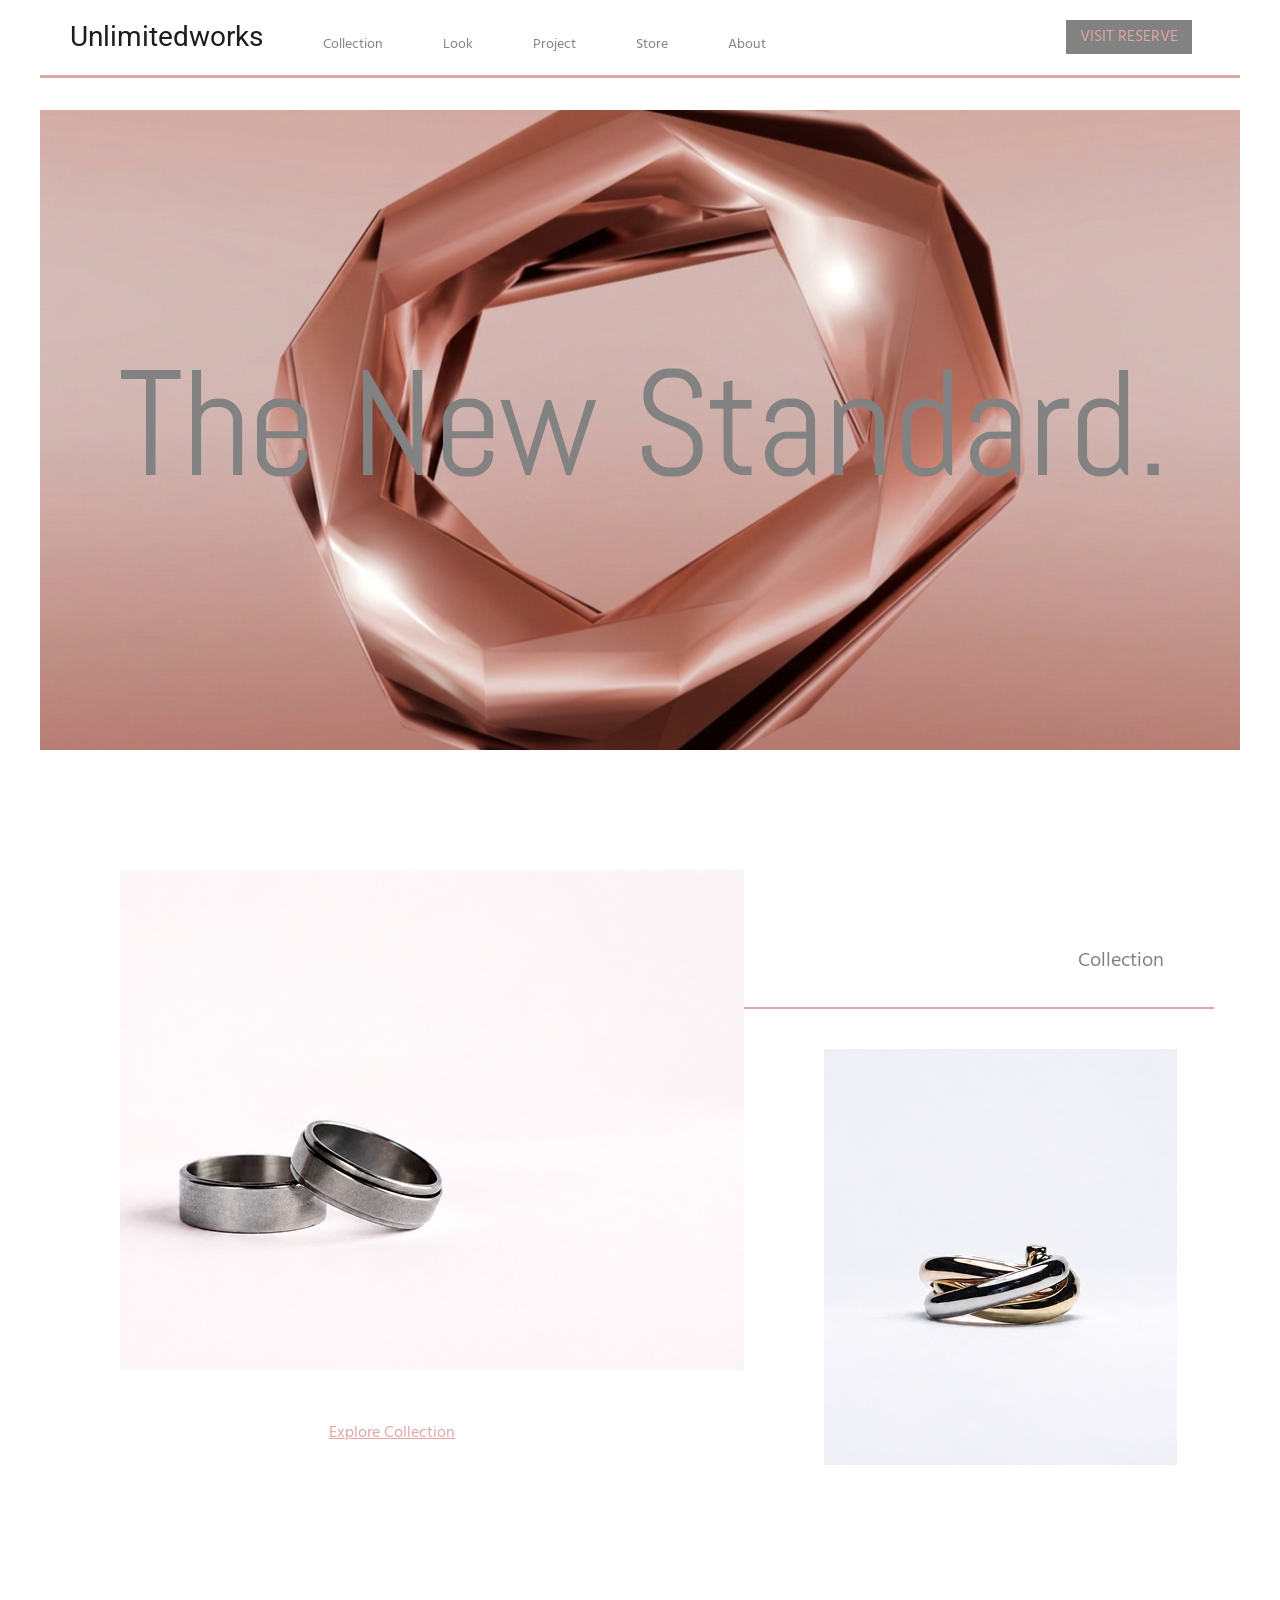
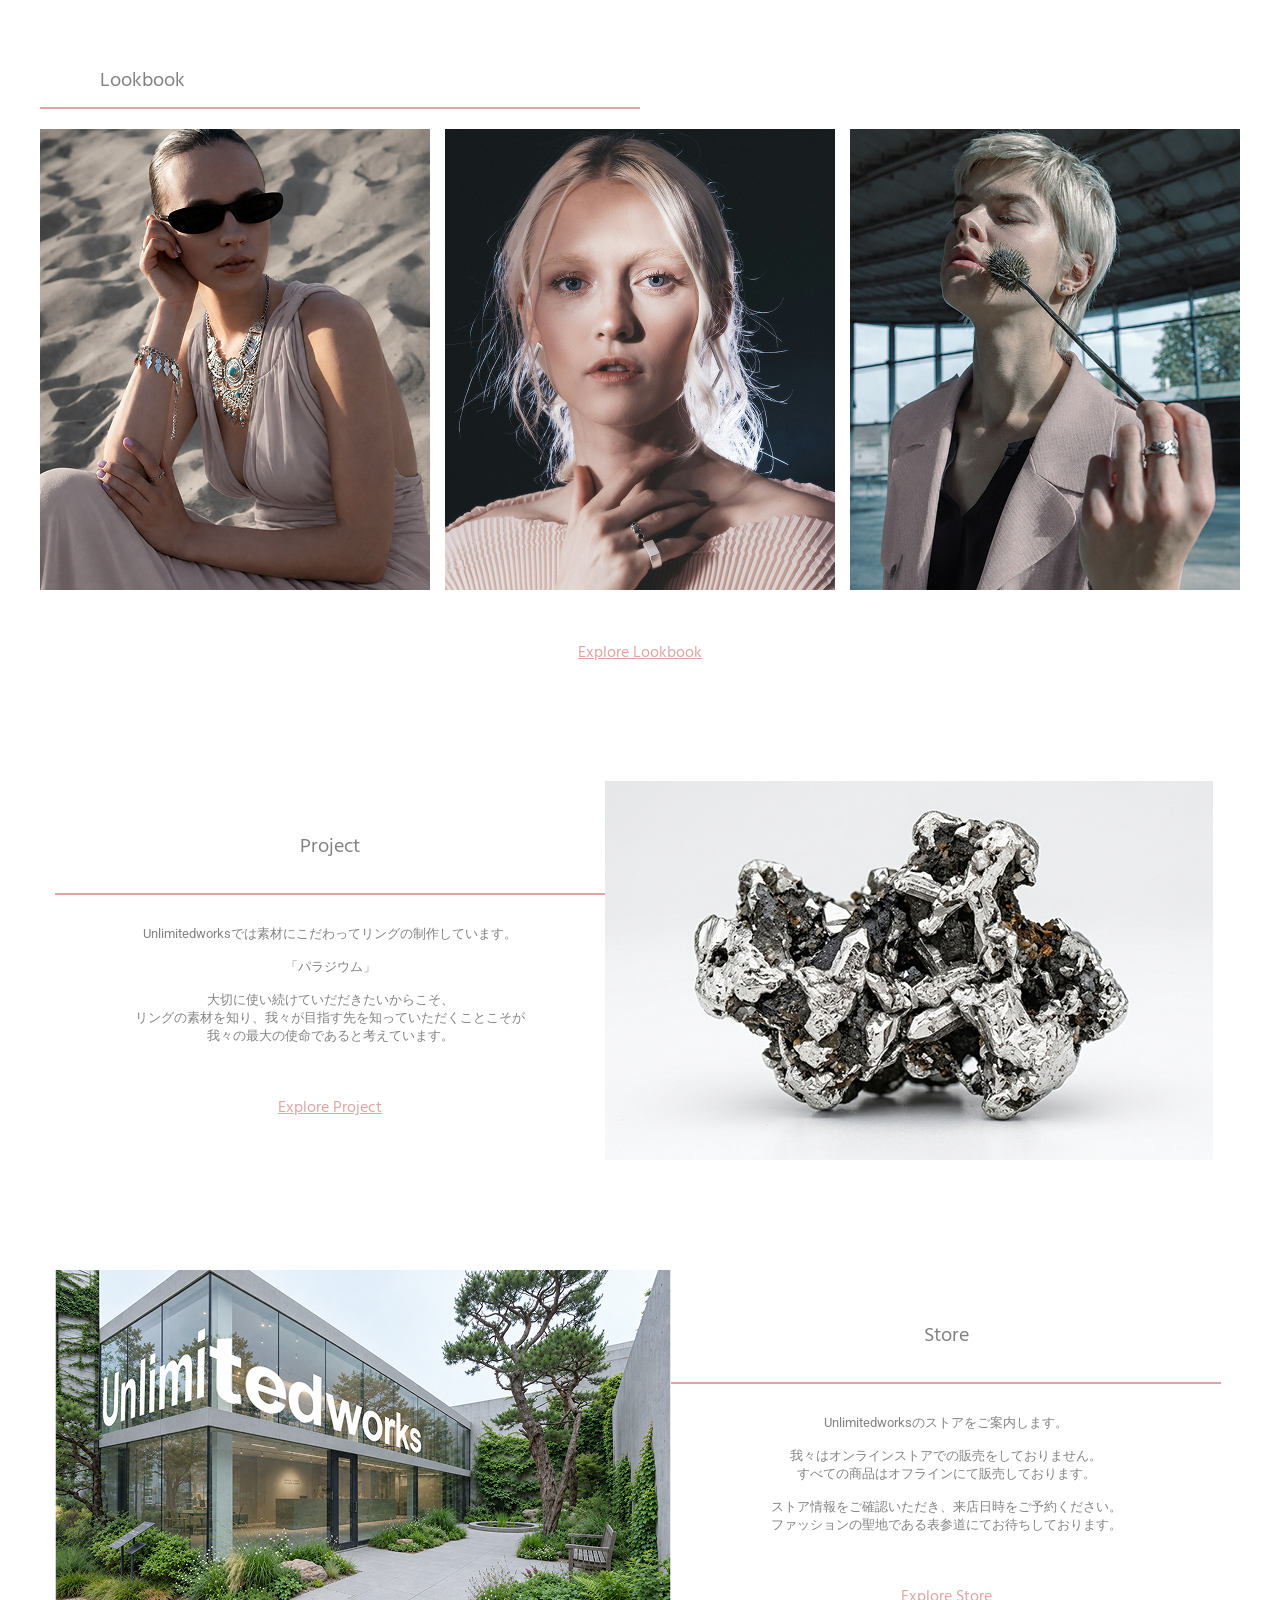
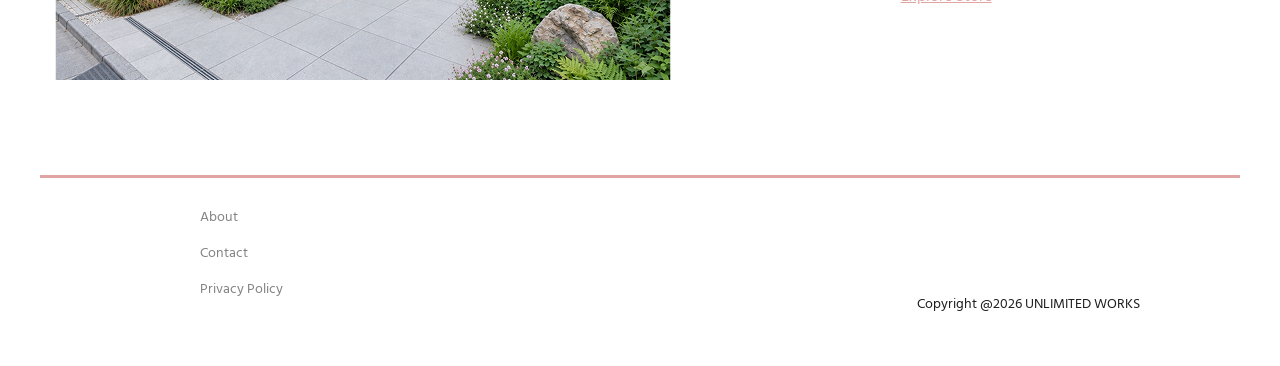
<file: index.html>
<!DOCTYPE HTML>
<html lang="ja">

<head>
<meta charset="utf-8">
<title>タイトル</title>

<link href="css/reset.css" rel="stylesheet">
<link href="css/style.css" rel="stylesheet">

<link rel="preconnect" href="https://fonts.googleapis.com">
<link rel="preconnect" href="https://fonts.gstatic.com" crossorigin>
<link href="https://fonts.googleapis.com/css2?family=Hind:wght@300;400;500;600;700&family=Roboto:ital,wght@0,100..900;1,100..900&display=swap" rel="stylesheet">

</head>

<body>
    <div class="base">
        <!--ヘッダー-->
        <header class="header">
            <!--NW-->
            <div class="nav">
                <ui class="nav_list">
                    <li><a class="logo_btn" href="/index.html"><h1 class="logo">Unlimitedworks</h1></a></li>
                    <li><a class="nav_btn" href="/pages/collection/index.html"><p class="nav_text">Collection</p></a></li>
                    <li><a class="nav_btn" href="/pages/look/index.html"><p class="nav_text">Look</p></a></li>
                    <li><a class="nav_btn" href="/pages/project/index.html"><p class="nav_text">Project</p></a></li>
                    <li><a class="nav_btn" href="/pages/store/index.html"><p class="nav_text">Store</p></a></li>
                    <li><a class="nav_btn" href="/pages/about/index.html"><p class="nav_text">About</p></a></li>
                    <li> 
                        <div class="cta_border">
                            <a class="cta_btn" href="/pages/visit_reserve/index.html"><p class="visit_reserve">VISIT RESERVE</p></a>
                        </div>
                    </li>
                </ui>
            </div>

            <hr class="line">
        </header>            

        <!--メイン-->
        <main class="main">
            <!--MV-->
            <img class="mv" src="img/mv.png"  alt="ピンク色のリング" width="1200" height="640" >

            <!--Collection-->
            <section class="collection">
                <div class="collection_left">
                    <img class="collection_ex1" src="img/collection_ex1.png" width="624" height="500" >
                    <a class="explore_btn" href="/pages/collection/index.html"><p class="explore">Explore Collection</p></a>
                </div>
                <div class="collection_right">
                    <h2 class="collection_header">Collection</h2>
                    <hr class="section1_line">
                    <img class="collection_ex2" src="img/collection_ex2.png" width="353" height="416" >
                </div>
            </section>
            
            <!--Look-->
            <section class="look">
                <div class="look_title">
                    <h2 class="look_header">Lookbook</h2>
                    <hr class="section2_line">
                </div>
                <div class="look_image">
                    <img src="img/top_look1.png" alt="ギザギザのリングを付けている女性" width="390" height="461" >
                    <img src="img/top_look2.png" alt="左手にスクエア型の幅広なシルバーリングと、スタッズのような凹凸のある細身のシルバーリングを重ねづけした女性" width="390" height="461" >
                    <img src="img/top_look3.png" alt="表面に凹凸や歪みのある、有機的なデザインの太めなシルバーリングを着用した女性" width="390" height="461" >
                </div>    
                <a class="explore_btn" href="/pages/look/index.html"><p class="explore">Explore Lookbook</p></a>
            </section>

            <!--Project-->
            <section class="project">
                <div class="project_left">
                    <h2 class="project_header">Project</h2>
                    <hr class="section3_line">
                    <p class="project_text">Unlimitedworksでは素材にこだわってリングの制作しています。<br><br>「パラジウム」<br><br>大切に使い続けていだだきたいからこそ、<br>リングの素材を知り、我々が目指す先を知っていただくことこそが<br>我々の最大の使命であると考えています。</p>
                    <a class="explore_btn" href="/pages/project/index.html"><p class="explore">Explore Project</p></a>
                </div>

                <div class="project_right">
                    <img src="img/top_project.png" alt="パラジウム原石" width="608" height="379"  >
                </div>
            </section>

            <!--Store-->
            <section class="store">
                <div class="store_left">
                    <img src="img/top_store.png" alt="表参道にあるUnlimitedworksの店舗外観" width="616" height="410" >                    
                </div>

                <div class="store_right">
                    <h2 class="store_header">Store</h2>
                    <hr class="section4_line">
                    <p class="store_text">Unlimitedworksのストアをご案内します。<br><br>我々はオンラインストアでの販売をしておりません。<br>すべての商品はオフラインにて販売しております。<br><br>ストア情報をご確認いただき、来店日時をご予約ください。<br>ファッションの聖地である表参道にてお待ちしております。</p>
                    <a class="explore_btn" href="/pages/store/index.html"><p class="explore">Explore Store</p></a>   
                </div>                    
            </section>
        </main>



        <!--フッター-->
        <footer>
            <hr class="line">
            <div class="footer_div">
                <div class="footer_left">
                    <ui class="footer_list">
                        <li><a class="nav_btn" href="/pages/about/index.html"><p class="footer_text">About</p></a></li>
                        <li><a class="nav_btn" href="/pages/contact/index.html"><p class="footer_text">Contact</p></a></li>
                        <li><a class="nav_btn" href="/pages/privacy_policy/index.html"><p class="footer_text">Privacy Policy</p></a></li>
                    </ui>
                </div>

                <div class="footer_right">
                    <p class="copyright">Copyright @2026 UNLIMITED WORKS</p>
                </div>
            </div>
        </footer>

    </div>
</body>


</html>
</file>
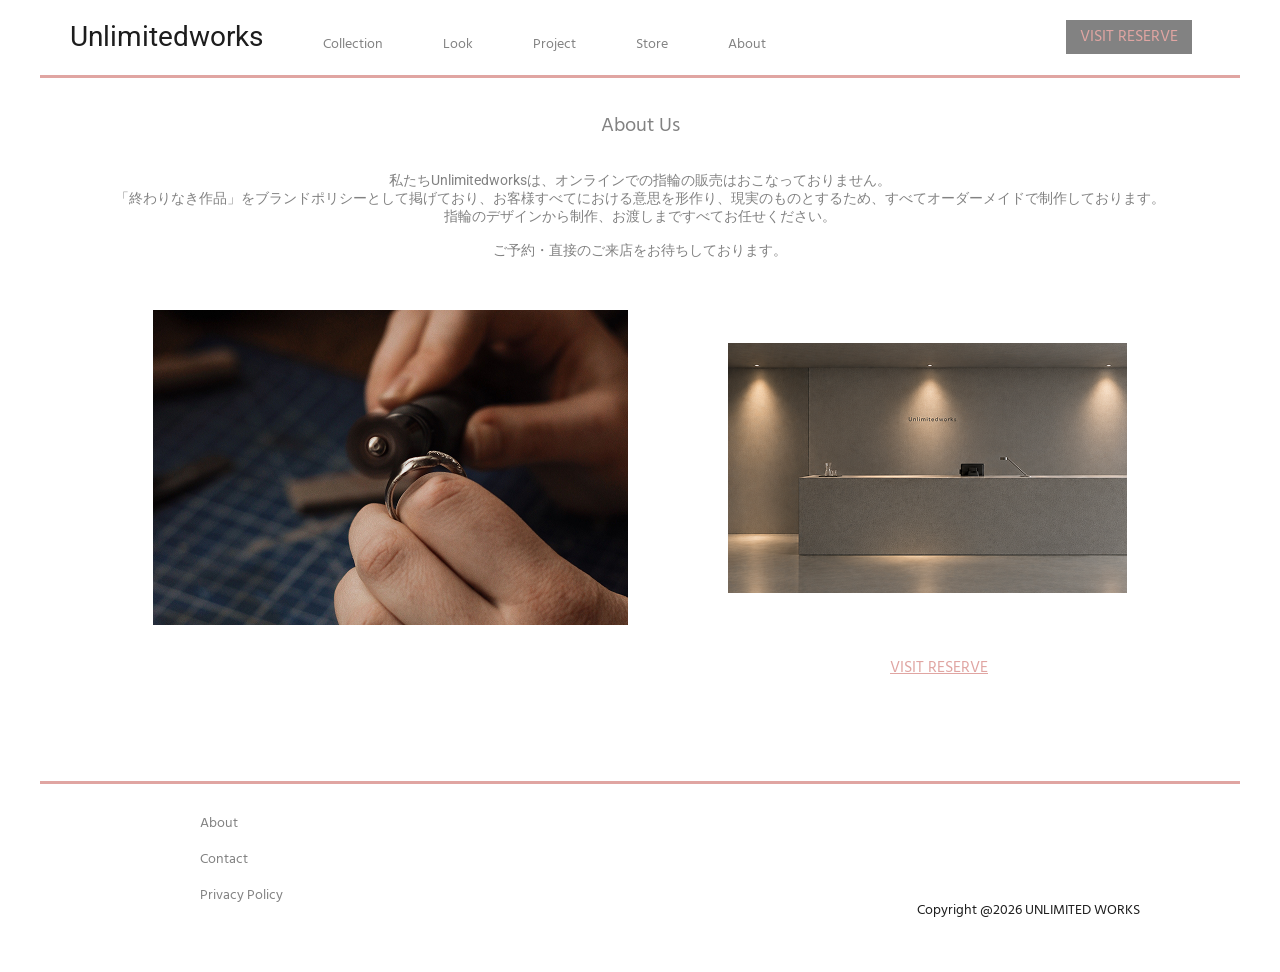
<file: pages/about/index.html>
<!DOCTYPE HTML>
<html lang="ja">
<head>
<meta charset="utf-8">
<title>タイトル</title>
<link href="../../css/reset.css" rel="stylesheet">
<link href="../../css/style.css" rel="stylesheet">

<link rel="preconnect" href="https://fonts.googleapis.com">
<link rel="preconnect" href="https://fonts.gstatic.com" crossorigin>
<link href="https://fonts.googleapis.com/css2?family=Hind:wght@300;400;500;600;700&family=Roboto:ital,wght@0,100..900;1,100..900&display=swap" rel="stylesheet">

</head>

<body>
    <div class="base">
        <!--ヘッダー-->
        <header class="header">
            <!--NW-->
            <div class="nav">
                <ui class="nav_list">
                    <li><a class="logo_btn" href="/index.html"><h1 class="logo">Unlimitedworks</h1></a></li>
                    <li><a class="nav_btn" href="/pages/collection/index.html"><p class="nav_text">Collection</p></a></li>
                    <li><a class="nav_btn" href="/pages/look/index.html"><p class="nav_text">Look</p></a></li>
                    <li><a class="nav_btn" href="/pages/project/index.html"><p class="nav_text">Project</p></a></li>
                    <li><a class="nav_btn" href="/pages/store/index.html"><p class="nav_text">Store</p></a></li>
                    <li><a class="nav_btn" href="/pages/about/index.html"><p class="nav_text">About</p></a></li>
                    <li> 
                        <div class="cta_border">
                            <a class="cta_btn" href="/pages/visit_reserve/index.html"><p class="visit_reserve">VISIT RESERVE</p></a>
                        </div>
                    </li>
                </ui>
            </div>

            <hr class="line">
        </header>


        <!--About　-->
        <main class="main">
            <h2 class="underpage_header">About Us</h2>

            <!--Aboutセクション-->
            <p class="about_text">私たちUnlimitedworksは、オンラインでの指輪の販売はおこなっておりません。<br>「終わりなき作品」をブランドポリシーとして掲げており、お客様すべてにおける意思を形作り、現実のものとするため、すべてオーダーメイドで制作しております。<br>指輪のデザインから制作、お渡しまですべてお任せください。<br><br>ご予約・直接のご来店をお待ちしております。</p>

            <div class="about_img">
                <img src="../../img/about_img1.png" alt="リングを手で制作している画像" width="475" height="315" >
                <img src="../../img/about_img2.png" alt="Unlimitedworks店舗内のレセプション" width="399" height="250">
            </div>

            <a class="about_btn" href="/pages/visit_reserve/index.html"><p class="explore">VISIT RESERVE</p></a>   
        </main>


        <!--フッター-->
        <footer>
            <hr class="line">
            <div class="footer_div">
                <div class="footer_left">
                    <ui class="footer_list">
                        <li><a class="nav_btn" href="/pages/about/index.html"><p class="footer_text">About</p></a></li>
                        <li><a class="nav_btn" href="/pages/contact/index.html"><p class="footer_text">Contact</p></a></li>
                        <li><a class="nav_btn" href="/pages/privacy_policy/index.html"><p class="footer_text">Privacy Policy</p></a></li>
                    </ui>
                </div>

                <div class="footer_right">
                    <p class="copyright">Copyright @2026 UNLIMITED WORKS</p>
                </div>
            </div>
        </footer>

    </div>

</body>
</html>
</file>
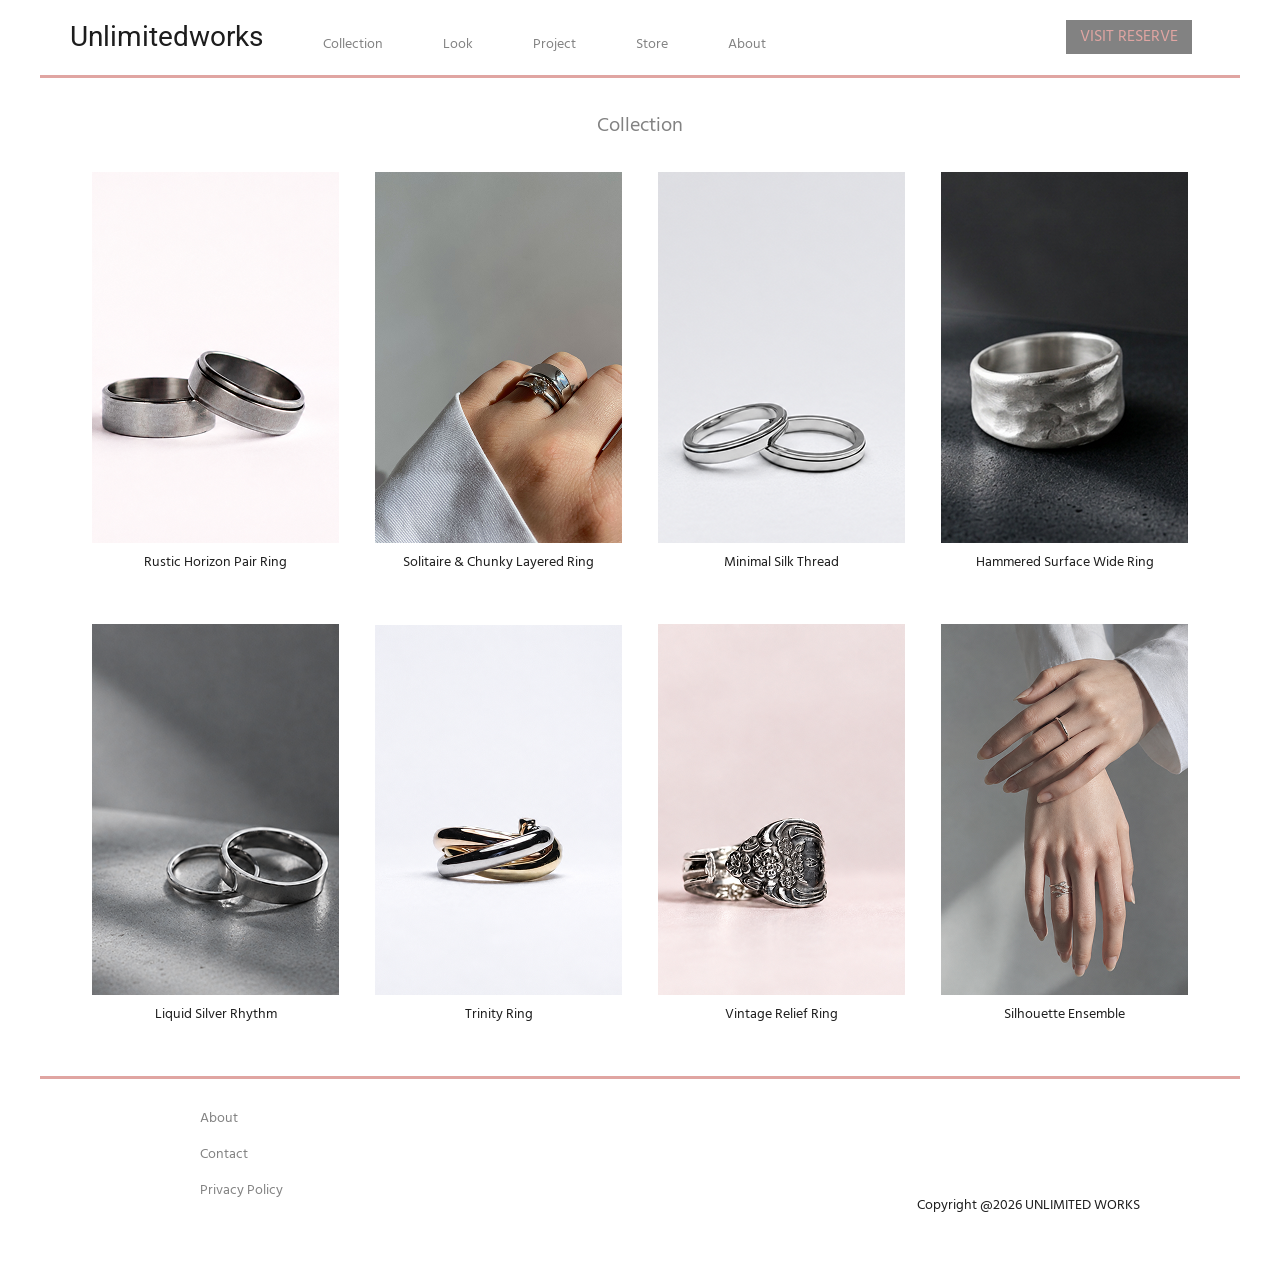
<file: pages/collection/index.html>
<!DOCTYPE HTML>
<html lang="ja">
<head>
<meta charset="utf-8">
<title>タイトル</title>
<link href="../../css/reset.css" rel="stylesheet">
<link href="../../css/style.css" rel="stylesheet">

<link rel="preconnect" href="https://fonts.googleapis.com">
<link rel="preconnect" href="https://fonts.gstatic.com" crossorigin>
<link href="https://fonts.googleapis.com/css2?family=Hind:wght@300;400;500;600;700&family=Roboto:ital,wght@0,100..900;1,100..900&display=swap" rel="stylesheet">

</head>

<body>
    <div class="base">
        <!--ヘッダー-->
        <header class="header">
            <!--NW-->
            <div class="nav">
                <ui class="nav_list">
                    <li><a class="logo_btn" href="/index.html"><h1 class="logo">Unlimitedworks</h1></a></li>
                    <li><a class="nav_btn" href="/pages/collection/index.html"><p class="nav_text">Collection</p></a></li>
                    <li><a class="nav_btn" href="/pages/look/index.html"><p class="nav_text">Look</p></a></li>
                    <li><a class="nav_btn" href="/pages/project/index.html"><p class="nav_text">Project</p></a></li>
                    <li><a class="nav_btn" href="/pages/store/index.html"><p class="nav_text">Store</p></a></li>
                    <li><a class="nav_btn" href="/pages/about/index.html"><p class="nav_text">About</p></a></li>
                    <li> 
                        <div class="cta_border">
                            <a class="cta_btn" href="/pages/visit_reserve/index.html"><p class="visit_reserve">VISIT RESERVE</p></a>
                        </div>
                    </li>
                </ui>
            </div>

            <hr class="line">
        </header>

        <!--Collection-->
        <main class="main">
            <!--コレクション一覧-->
            <div class="item_img">

                <h2 class="underpage_header">Collection</h2>

                <!--上段-->
                <div class="collection_img">
                    <div class="img">
                        <a class="img_hover" href="../detail/1/index.html"><img src="../../img/item_img1.png" alt="アンティーク調の質感が特徴的な太幅のシルバーペアリング" width="247" height="371"></a>
                        <h3 class="imgname">Rustic Horizon Pair Ring</h3>
                    </div>
                    <div class="img">
                        <a class="img_hover" href="../detail/2/index.html"><img src="../../img/item_img2.png" alt="一粒ダイヤモンドリングと太めシルバーリングの重ね付け着用イメージ" width="247" height="371"></a>
                        <h3 class="imgname">Solitaire & Chunky Layered Ring</h3>
                    </div>
                    <div class="img">
                        <img src="../../img/item_img3.png" alt="シンプルなストレートラインのシルバーペアリング 2本セット" width="247" height="371">
                        <h3 class="imgname">Minimal Silk Thread</h3>
                    </div>
                    <div class="img">
                        <img src="../../img/item_img4.png" alt="たたき加工を施した凹凸のある幅広シルバーリング" width="247" height="371">
                        <h3 class="imgname">Hammered Surface Wide Ring</h3>
                    </div>
                </div>

                <!--下段-->
                <div class="collection_img">
                    <div class="img">
                        <img src="../../img/item_img5.png" alt="光沢仕上げのシンプルなシルバーペアリング 2個セット" width="247" height="371">
                        <h3 class="imgname">Liquid Silver Rhythm</h3>
                    </div>
                    <div class="img">
                        <img src="../../img/item_img6.png" alt="ゴールド、ピンクゴールド、シルバーの3連風クロスリング" width="247" height="371">
                        <h3 class="imgname">Trinity Ring</h3>
                    </div>
                    <div class="img">
                        <img src="../../img/item_img7.png" alt="花柄の彫刻が施されたアンティーク調のヴィンテージシルバーリング" width="247" height="371">
                        <h3 class="imgname">Vintage Relief Ring</h3>
                    </div>
                    <div class="img">
                        <img src="../../img/item_img8.png" alt="華奢なシルバーリングを両手に着用した手元のスタイリングイメージ" width="247" height="371">
                        <h3 class="imgname">Silhouette Ensemble </h3>
                    </div>
                </div>
            </div>
        </main>


        <!--フッター-->
        <footer>
            <hr class="line">
            <div class="footer_div">
                <div class="footer_left">
                    <ui class="footer_list">
                        <li><a class="nav_btn" href="/pages/about/index.html"><p class="footer_text">About</p></a></li>
                        <li><a class="nav_btn" href="/pages/contact/index.html"><p class="footer_text">Contact</p></a></li>
                        <li><a class="nav_btn" href="/pages/privacy_policy/index.html"><p class="footer_text">Privacy Policy</p></a></li>
                    </ui>
                </div>

                <div class="footer_right">
                    <p class="copyright">Copyright @2026 UNLIMITED WORKS</p>
                </div>
            </div>
        </footer>

    </div>

</body>
</html>
</file>
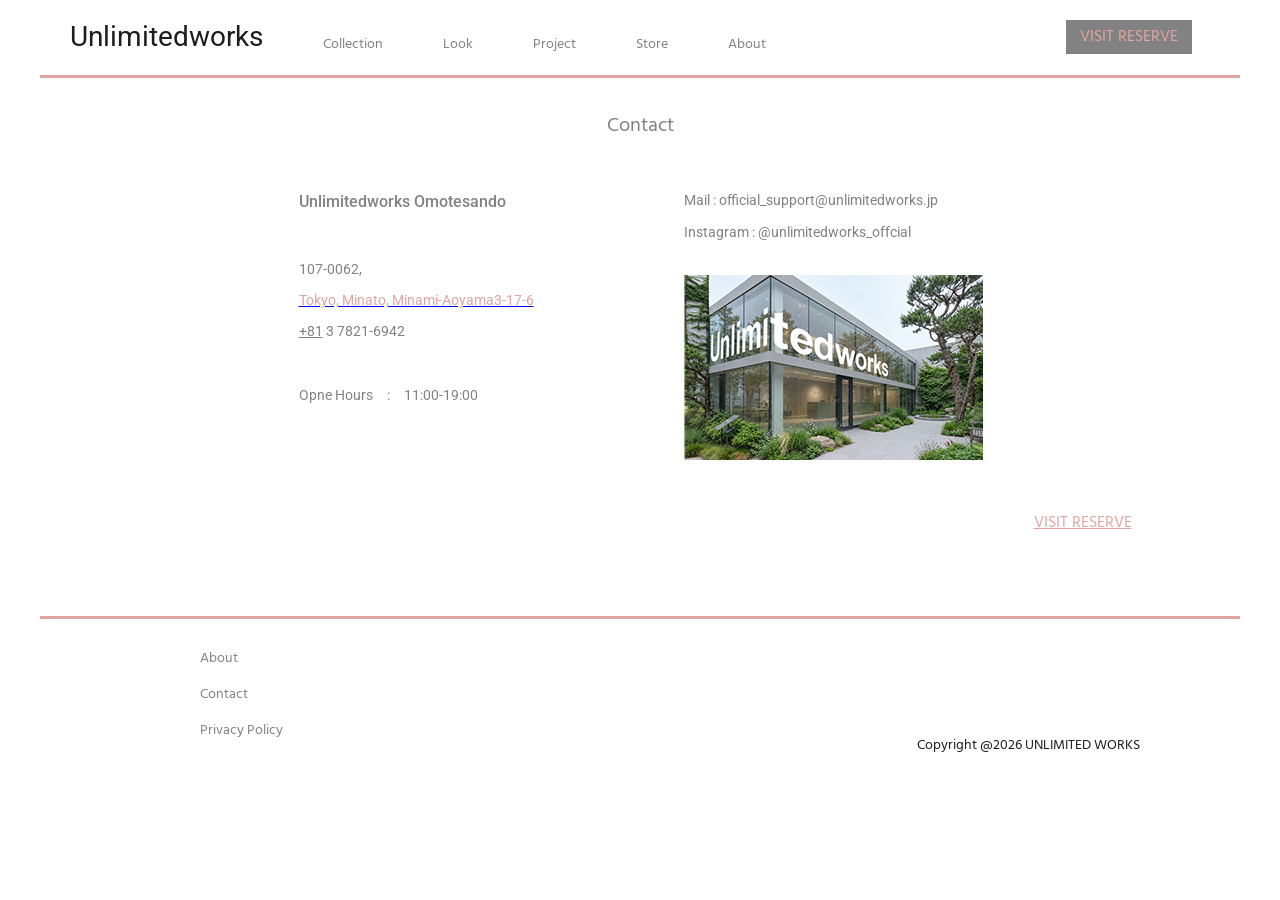
<file: pages/contact/index.html>
<!DOCTYPE HTML>
<html lang="ja">
<head>
<meta charset="utf-8">
<title>タイトル</title>
<link href="../../css/reset.css" rel="stylesheet">
<link href="../../css/style.css" rel="stylesheet">

<link rel="preconnect" href="https://fonts.googleapis.com">
<link rel="preconnect" href="https://fonts.gstatic.com" crossorigin>
<link href="https://fonts.googleapis.com/css2?family=Hind:wght@300;400;500;600;700&family=Roboto:ital,wght@0,100..900;1,100..900&display=swap" rel="stylesheet">

</head>

<body>
    <div class="base">
        <!--ヘッダー-->
        <header class="header">
            <!--NW-->
            <div class="nav">
                <ui class="nav_list">
                    <li><a class="logo_btn" href="/index.html"><h1 class="logo">Unlimitedworks</h1></a></li>
                    <li><a class="nav_btn" href="/pages/collection/index.html"><p class="nav_text">Collection</p></a></li>
                    <li><a class="nav_btn" href="/pages/look/index.html"><p class="nav_text">Look</p></a></li>
                    <li><a class="nav_btn" href="/pages/project/index.html"><p class="nav_text">Project</p></a></li>
                    <li><a class="nav_btn" href="/pages/store/index.html"><p class="nav_text">Store</p></a></li>
                    <li><a class="nav_btn" href="/pages/about/index.html"><p class="nav_text">About</p></a></li>
                    <li> 
                        <div class="cta_border">
                            <a class="cta_btn" href="/pages/visit_reserve/index.html"><p class="visit_reserve">VISIT RESERVE</p></a>
                        </div>
                    </li>
                </ui>
            </div>

            <hr class="line">
        </header>


        <!--Store-->
        <main class="main">
            <h2 class="underpage_header">Contact</h2>

            <!--Store情報-->
            <div class="store_section">
                <div class="store_left">
                    <h4 class="store_name">Unlimitedworks Omotesando</h4>
                    <p class="store_detail">107-0062,</p>
                    <a class="address_btn" href="https://maps.app.goo.gl/cLgu6mLHERAAto5y8"><p class="address">Tokyo, Minato, Minami-Aoyama3-17-6</p></a>
                    <p class="store_detail"><span class="tel">+81</span> 3 7821-6942<br><br><br><br>Opne Hours　:　11:00-19:00</p>
                </div>
                <div class="contact_right">
                    <p class="store_detail">Mail : official_support@unlimitedworks.jp<br><br>Instagram : @unlimitedworks_offcial</p>
                    <img class="contact_img" src="../../img/contact_img.png" alt="Unlimitedworksの店舗外観写真" width="299" height="185">
                    <a class="contact_btn" href="/pages/visit_reserve/index.html"><p class="explore">VISIT RESERVE</p></a>
                </div>
            </div>
        </main>


        <!--フッター-->
        <footer>
            <hr class="line">
            <div class="footer_div">
                <div class="footer_left">
                    <ui class="footer_list">
                        <li><a class="nav_btn" href="/pages/about/index.html"><p class="footer_text">About</p></a></li>
                        <li><a class="nav_btn" href="/pages/contact/index.html"><p class="footer_text">Contact</p></a></li>
                        <li><a class="nav_btn" href="/pages/privacy_policy/index.html"><p class="footer_text">Privacy Policy</p></a></li>
                    </ui>
                </div>

                <div class="footer_right">
                    <p class="copyright">Copyright @2026 UNLIMITED WORKS</p>
                </div>
            </div>
        </footer>

    </div>

</body>
</html>
</file>
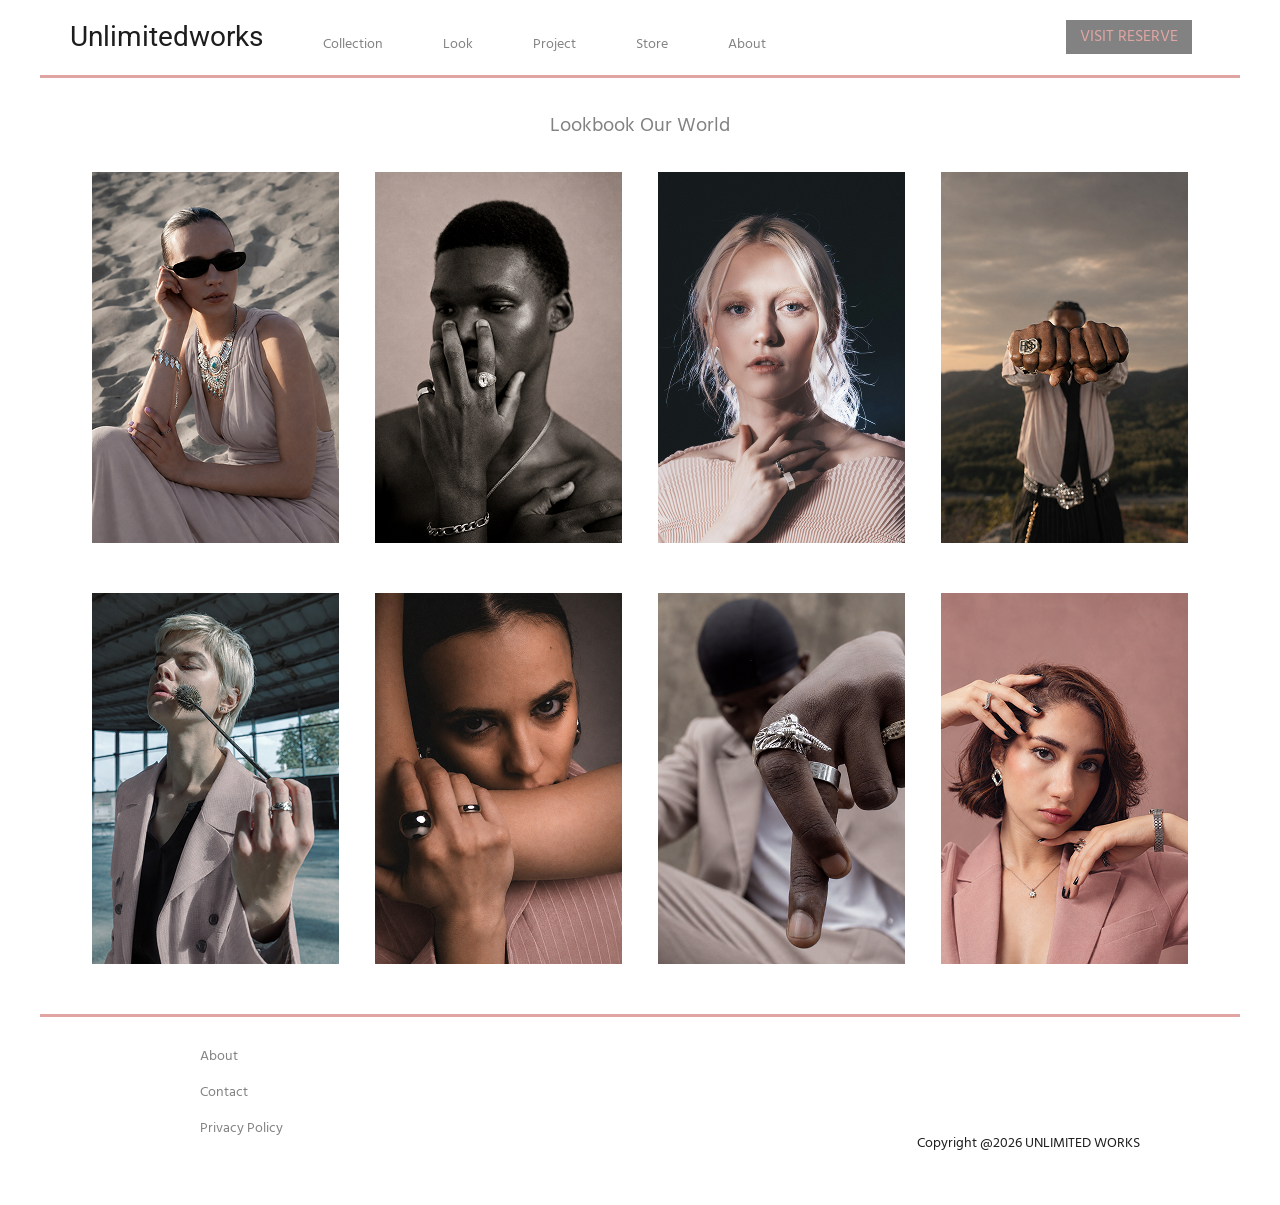
<file: pages/look/index.html>
<!DOCTYPE HTML>
<html lang="ja">
<head>
<meta charset="utf-8">
<title>タイトル</title>
<link href="../../css/reset.css" rel="stylesheet">
<link href="../../css/style.css" rel="stylesheet">

<link rel="preconnect" href="https://fonts.googleapis.com">
<link rel="preconnect" href="https://fonts.gstatic.com" crossorigin>
<link href="https://fonts.googleapis.com/css2?family=Hind:wght@300;400;500;600;700&family=Roboto:ital,wght@0,100..900;1,100..900&display=swap" rel="stylesheet">

</head>

<body>
    <div class="base">
        <!--ヘッダー-->
        <header class="header">
            <!--NW-->
            <div class="nav">
                <ui class="nav_list">
                    <li><a class="logo_btn" href="/index.html"><h1 class="logo">Unlimitedworks</h1></a></li>
                    <li><a class="nav_btn" href="/pages/collection/index.html"><p class="nav_text">Collection</p></a></li>
                    <li><a class="nav_btn" href="/pages/look/index.html"><p class="nav_text">Look</p></a></li>
                    <li><a class="nav_btn" href="/pages/project/index.html"><p class="nav_text">Project</p></a></li>
                    <li><a class="nav_btn" href="/pages/store/index.html"><p class="nav_text">Store</p></a></li>
                    <li><a class="nav_btn" href="/pages/about/index.html"><p class="nav_text">About</p></a></li>
                    <li> 
                        <div class="cta_border">
                            <a class="cta_btn" href="/pages/visit_reserve/index.html"><p class="visit_reserve">VISIT RESERVE</p></a>
                        </div>
                    </li>
                </ui>
            </div>

            <hr class="line">
        </header>

        <!--Lookbook-->
        <main class="main">
            <!--Lookbook一覧-->
            <div class="look_img">

                <h2 class="underpage_header">Lookbook Our World</h2>

                <!--上段-->
                <div class="model_img">
                    <div class="img">
                        <img src="../../img/look_img1.png" alt="アンティーク調の質感が特徴的な太幅のシルバーペアリング" width="247" height="371">
                    </div>
                    <div class="img">
                        <img src="../../img/look_img2.png" alt="一粒ダイヤモンドリングと太めシルバーリングの重ね付け着用イメージ" width="247" height="371">
                    </div>
                    <div class="img">
                        <img src="../../img/look_img3.png" alt="シンプルなストレートラインのシルバーペアリング 2本セット" width="247" height="371">
                    </div>
                    <div class="img">
                        <img src="../../img/look_img4.png" alt="たたき加工を施した凹凸のある幅広シルバーリング" width="247" height="371">
                    </div>
                </div>

                <!--下段-->
                <div class="model_img">
                    <div class="img">
                        <img src="../../img/look_img5.png" alt="光沢仕上げのシンプルなシルバーペアリング 2個セット" width="247" height="371"> 
                    </div>
                    <div class="img">
                        <img src="../../img/look_img6.png" alt="ゴールド、ピンクゴールド、シルバーの3連風クロスリング" width="247" height="371">
                    </div>
                    <div class="img">
                        <img src="../../img/look_img7.png" alt="花柄の彫刻が施されたアンティーク調のヴィンテージシルバーリング" width="247" height="371">
                    </div>
                    <div class="img">
                        <img src="../../img/look_img8.png" alt="華奢なシルバーリングを両手に着用した手元のスタイリングイメージ" width="247" height="371">
                    </div>
                </div>
            </div>
        </main>


        <!--フッター-->
        <footer>
            <hr class="line">
            <div class="footer_div">
                <div class="footer_left">
                    <ui class="footer_list">
                        <li><a class="nav_btn" href="/pages/about/index.html"><p class="footer_text">About</p></a></li>
                        <li><a class="nav_btn" href="/pages/contact/index.html"><p class="footer_text">Contact</p></a></li>
                        <li><a class="nav_btn" href="/pages/privacy_policy/index.html"><p class="footer_text">Privacy Policy</p></a></li>
                    </ui>
                </div>

                <div class="footer_right">
                    <p class="copyright">Copyright @2026 UNLIMITED WORKS</p>
                </div>
            </div>
        </footer>

    </div>

</body>
</html>
</file>
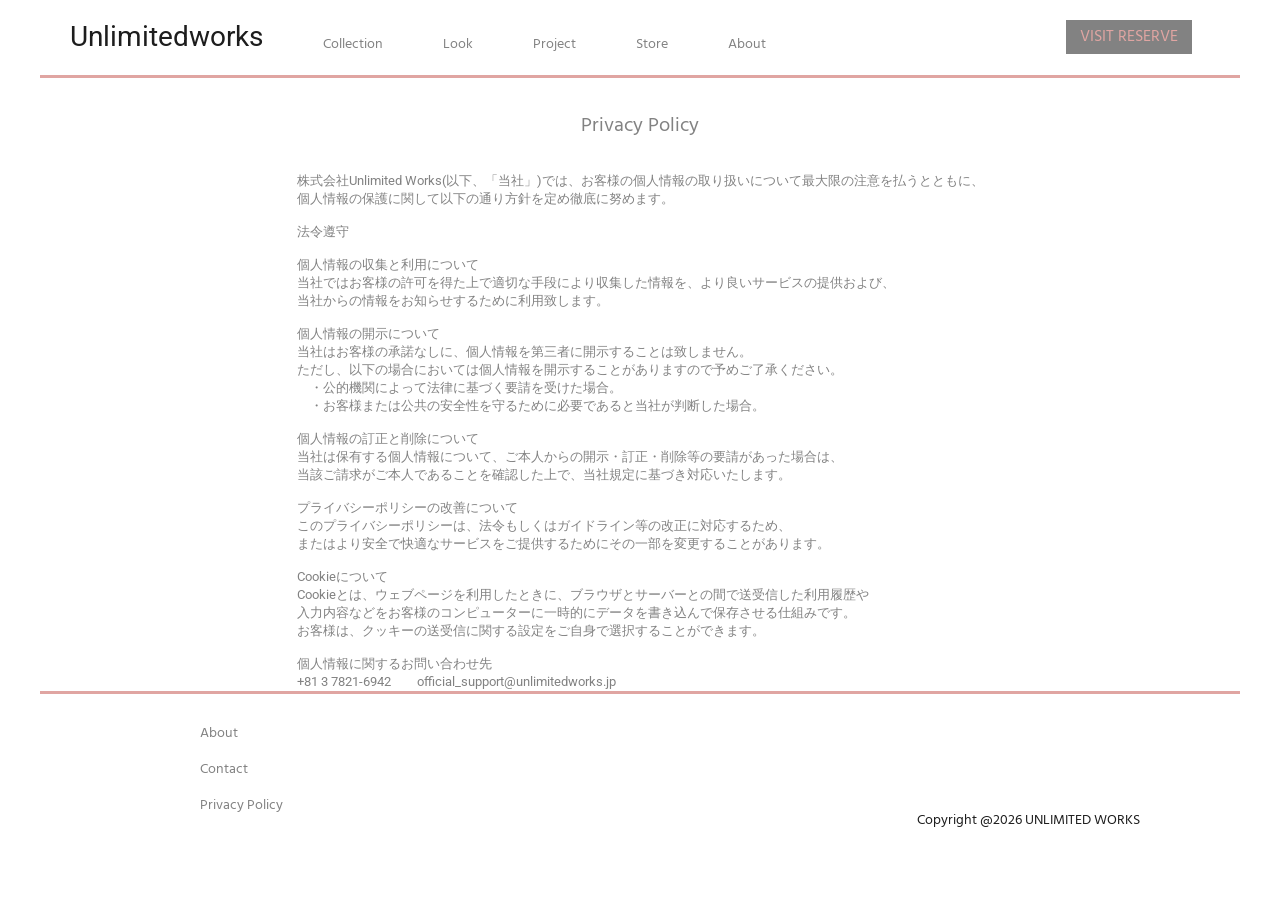
<file: pages/privacy_policy/index.html>
<!DOCTYPE HTML>
<html lang="ja">
<head>
<meta charset="utf-8">
<title>タイトル</title>
<link href="../../css/reset.css" rel="stylesheet">
<link href="../../css/style.css" rel="stylesheet">

<link rel="preconnect" href="https://fonts.googleapis.com">
<link rel="preconnect" href="https://fonts.gstatic.com" crossorigin>
<link href="https://fonts.googleapis.com/css2?family=Hind:wght@300;400;500;600;700&family=Roboto:ital,wght@0,100..900;1,100..900&display=swap" rel="stylesheet">

</head>

<body>
    <div class="base">
        <!--ヘッダー-->
        <header class="header">
            <!--NW-->
            <div class="nav">
                <ui class="nav_list">
                    <li><a class="logo_btn" href="/index.html"><h1 class="logo">Unlimitedworks</h1></a></li>
                    <li><a class="nav_btn" href="/pages/collection/index.html"><p class="nav_text">Collection</p></a></li>
                    <li><a class="nav_btn" href="/pages/look/index.html"><p class="nav_text">Look</p></a></li>
                    <li><a class="nav_btn" href="/pages/project/index.html"><p class="nav_text">Project</p></a></li>
                    <li><a class="nav_btn" href="/pages/store/index.html"><p class="nav_text">Store</p></a></li>
                    <li><a class="nav_btn" href="/pages/about/index.html"><p class="nav_text">About</p></a></li>
                    <li> 
                        <div class="cta_border">
                            <a class="cta_btn" href="/pages/visit_reserve/index.html"><p class="visit_reserve">VISIT RESERVE</p></a>
                        </div>
                    </li>
                </ui>
            </div>

            <hr class="line">
        </header>


        <!--Privacy Policy-->
        <main class="main">
            <h2 class="underpage_header">Privacy Policy</h2>

            <!--Policy詳細-->
            <div class="policy_div">
                <p class="privacy_policy_text">株式会社Unlimited Works(以下、「当社」)では、お客様の個人情報の取り扱いについて最大限の注意を払うとともに、<br>個人情報の保護に関して以下の通り方針を定め徹底に努めます。<br><br>法令遵守<br><br>個人情報の収集と利用について<br>当社ではお客様の許可を得た上で適切な手段により収集した情報を、より良いサービスの提供および、<br>当社からの情報をお知らせするために利用致します。<br><br>個人情報の開示について<br>当社はお客様の承諾なしに、個人情報を第三者に開示することは致しません。<br>ただし、以下の場合においては個人情報を開示することがありますので予めご了承ください。<br>　・公的機関によって法律に基づく要請を受けた場合。<br>　・お客様または公共の安全性を守るために必要であると当社が判断した場合。<br><br>個人情報の訂正と削除について<br>当社は保有する個人情報について、ご本人からの開示・訂正・削除等の要請があった場合は、<br>当該ご請求がご本人であることを確認した上で、当社規定に基づき対応いたします。<br><br>プライバシーポリシーの改善について<br>このプライバシーポリシーは、法令もしくはガイドライン等の改正に対応するため、<br>またはより安全で快適なサービスをご提供するためにその一部を変更することがあります。<br><br>Cookieについて<br>Cookieとは、ウェブページを利用したときに、ブラウザとサーバーとの間で送受信した利用履歴や<br>入力内容などをお客様のコンピューターに一時的にデータを書き込んで保存させる仕組みです。<br>お客様は、クッキーの送受信に関する設定をご自身で選択することができます。<br><br>個人情報に関するお問い合わせ先<br>+81 3 7821-6942　　official_support@unlimitedworks.jp</p>
            </div>
        </main>



        <!--フッター-->
        <footer>
            <hr class="line">
            <div class="footer_div">
                <div class="footer_left">
                    <ui class="footer_list">
                        <li><a class="nav_btn" href="/pages/about/index.html"><p class="footer_text">About</p></a></li>
                        <li><a class="nav_btn" href="/pages/contact/index.html"><p class="footer_text">Contact</p></a></li>
                        <li><a class="nav_btn" href="/pages/privacy_policy/index.html"><p class="footer_text">Privacy Policy</p></a></li>
                    </ui>
                </div>

                <div class="footer_right">
                    <p class="copyright">Copyright @2026 UNLIMITED WORKS</p>
                </div>
            </div>
        </footer>

    </div>

</body>
</html>
</file>
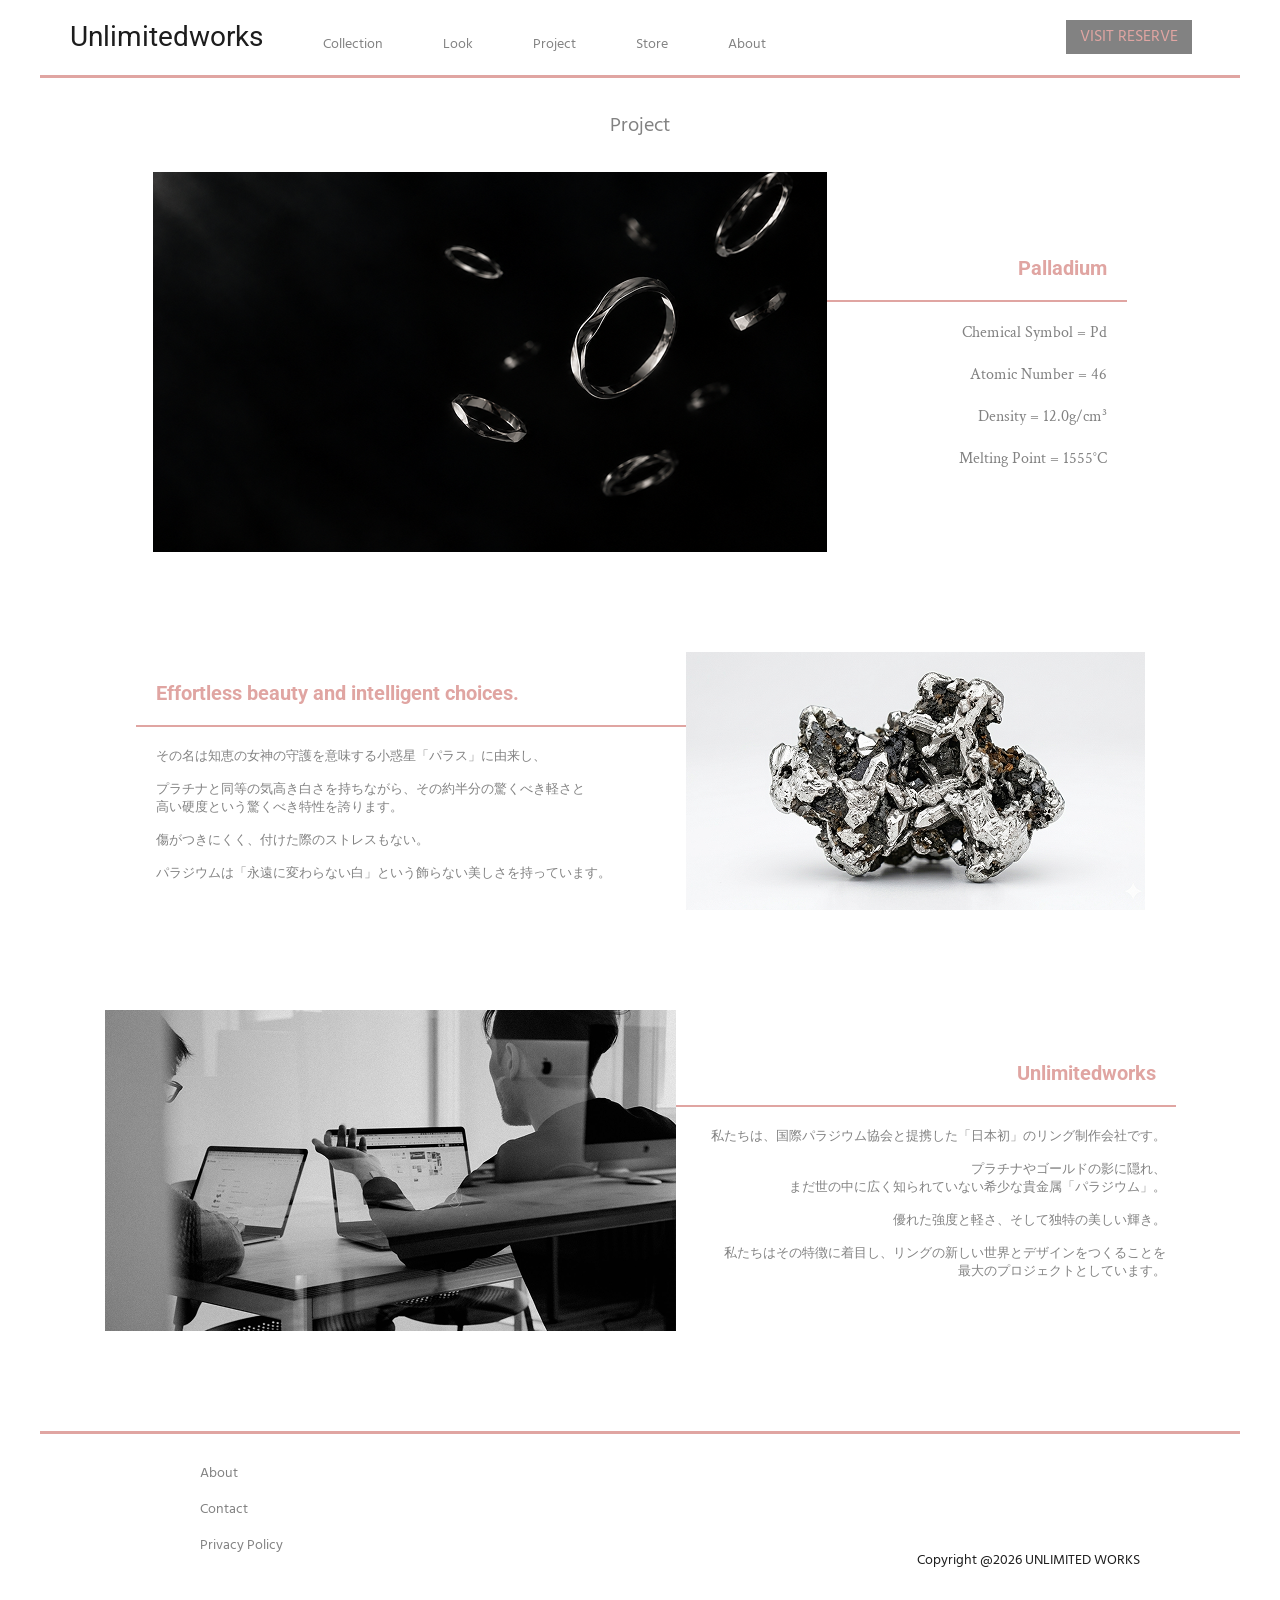
<file: pages/project/index.html>
<!DOCTYPE HTML>
<html lang="ja">
<head>
<meta charset="utf-8">
<title>タイトル</title>
<link href="../../css/reset.css" rel="stylesheet">
<link href="../../css/style.css" rel="stylesheet">

<link rel="preconnect" href="https://fonts.googleapis.com">
<link rel="preconnect" href="https://fonts.gstatic.com" crossorigin>
<link href="https://fonts.googleapis.com/css2?family=Crimson+Text:ital,wght@0,400;0,600;0,700;1,400;1,600;1,700&family=Hind&family=Roboto:ital,wght@0,100..900;1,100..900&display=swap" rel="stylesheet">

</head>

<body>
    <div class="base">
        <!--ヘッダー-->
        <header class="header">
            <!--NW-->
            <div class="nav">
                <ui class="nav_list">
                    <li><a class="logo_btn" href="/index.html"><h1 class="logo">Unlimitedworks</h1></a></li>
                    <li><a class="nav_btn" href="/pages/collection/index.html"><p class="nav_text">Collection</p></a></li>
                    <li><a class="nav_btn" href="/pages/look/index.html"><p class="nav_text">Look</p></a></li>
                    <li><a class="nav_btn" href="/pages/project/index.html"><p class="nav_text">Project</p></a></li>
                    <li><a class="nav_btn" href="/pages/store/index.html"><p class="nav_text">Store</p></a></li>
                    <li><a class="nav_btn" href="/pages/about/index.html"><p class="nav_text">About</p></a></li>
                    <li> 
                        <div class="cta_border">
                            <a class="cta_btn" href="/pages/visit_reserve/index.html"><p class="visit_reserve">VISIT RESERVE</p></a>
                        </div>
                    </li>
                </ui>
            </div>

            <hr class="line">
        </header>


        <!--Project-->
        <main class="main">
            <!--Lookbook一覧-->
            <div class="project_page">

                <h2 class="underpage_header">Project</h2>

                <!--上段-->
                <div class="project_section">
                    <div class="palladium_left">
                        <img src="../../img/project_img1.png" alt="シンプルなパラジウムリングのイメージ画像" width="674" height="380">
                    </div>
                    <div class="palladium_right">
                        <h4 class="project_section1_title">Palladium</h4>
                        <hr class="project_line1">
                        <p class="project_section1_sentence">Chemical Symbol = Pd<br><br>Atomic Number = 46<br><br>Density = 12.0g/cm³<br><br>Melting Point = 1555°C</p>
                    </div>
                </div>
                
                <!--中段-->
                <div class="project_section">
                    <div class="explanation_left">
                        <h4 class="project_section2_title">Effortless beauty and intelligent choices.</h4>
                        <hr class="project_line2">
                        <p class="project_section2_sentence">その名は知恵の女神の守護を意味する小惑星「パラス」に由来し、<br><br>プラチナと同等の気高き白さを持ちながら、その約半分の驚くべき軽さと<br>高い硬度という驚くべき特性を誇ります。<br><br>傷がつきにくく、付けた際のストレスもない。<br><br>パラジウムは「永遠に変わらない白」という飾らない美しさを持っています。</p>
                    </div>
                    <div class="explanation_right">
                        <img src="../../img/project_img2.png" alt="" width="459" height="258">
                    </div>
                </div>

                <!--下段-->
                <div class="project_section">
                    <div class="purpose_left">
                        <img src="../../img/project_img3.png" width="571" height="321" >
                    </div>
                    <div class="purpose_right">
                        <h4 class="project_section1_title">Unlimitedworks</h4>
                        <hr class="project_line3">
                        <p class="project_section3_sentence">私たちは、国際パラジウム協会と提携した「日本初」のリング制作会社です。<br><br>プラチナやゴールドの影に隠れ、<br>まだ世の中に広く知られていない希少な貴金属「パラジウム」。<br><br>優れた強度と軽さ、そして独特の美しい輝き。<br><br>私たちはその特徴に着目し、リングの新しい世界とデザインをつくることを<br>最大のプロジェクトとしています。</p>
                    </div>
                </div>
            </div>
        </main>


        <!--フッター-->
        <footer>
            <hr class="line">
            <div class="footer_div">
                <div class="footer_left">
                    <ui class="footer_list">
                        <li><a class="nav_btn" href="/pages/about/index.html"><p class="footer_text">About</p></a></li>
                        <li><a class="nav_btn" href="/pages/contact/index.html"><p class="footer_text">Contact</p></a></li>
                        <li><a class="nav_btn" href="/pages/privacy_policy/index.html"><p class="footer_text">Privacy Policy</p></a></li>
                    </ui>
                </div>

                <div class="footer_right">
                    <p class="copyright">Copyright @2026 UNLIMITED WORKS</p>
                </div>
            </div>
        </footer>

    </div>

</body>
</html>
</file>
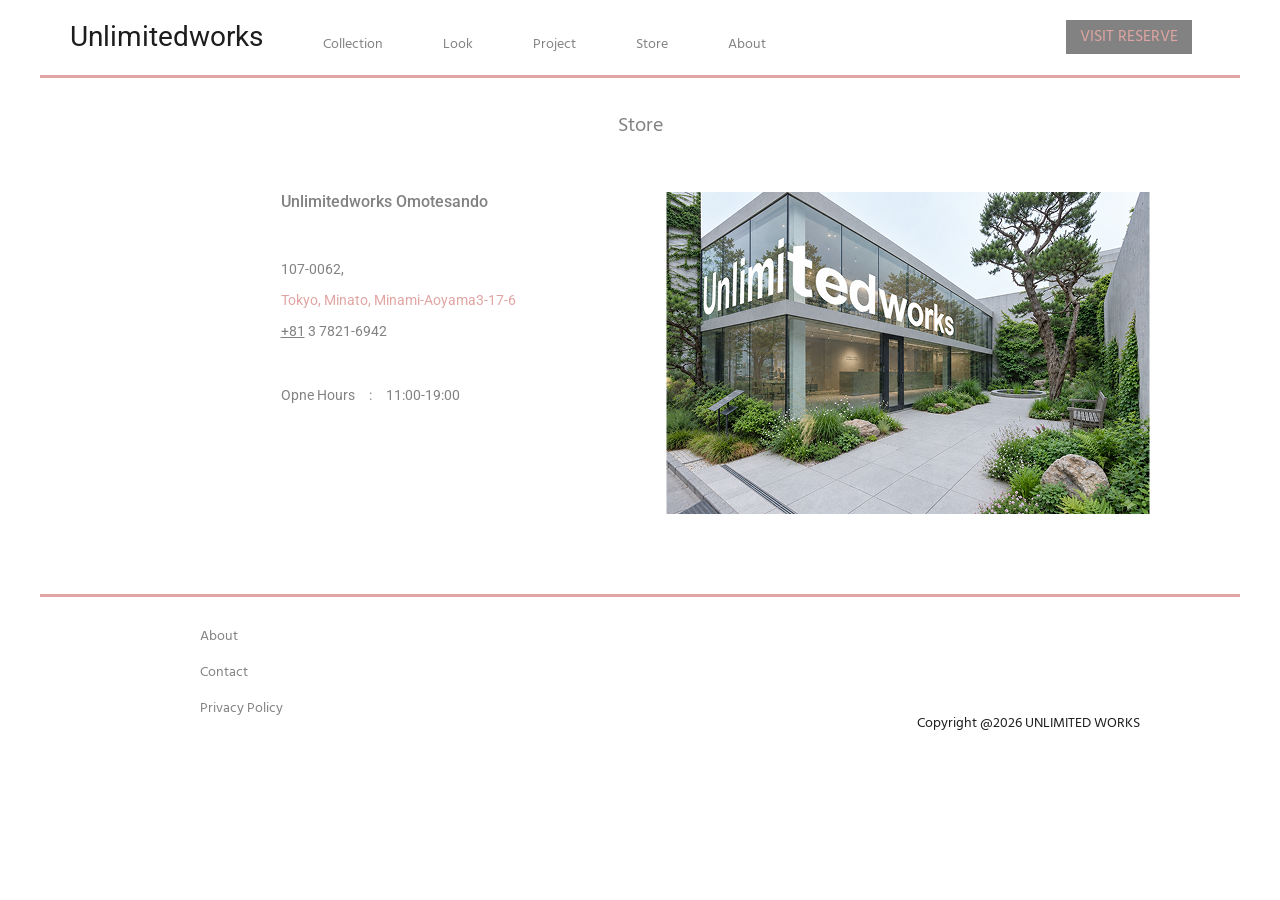
<file: pages/store/index.html>
<!DOCTYPE HTML>
<html lang="ja">
<head>
<meta charset="utf-8">
<title>タイトル</title>
<link href="../../css/reset.css" rel="stylesheet">
<link href="../../css/style.css" rel="stylesheet">

<link rel="preconnect" href="https://fonts.googleapis.com">
<link rel="preconnect" href="https://fonts.gstatic.com" crossorigin>
<link href="https://fonts.googleapis.com/css2?family=Hind:wght@300;400;500;600;700&family=Roboto:ital,wght@0,100..900;1,100..900&display=swap" rel="stylesheet">

</head>

<body>
    <div class="base">
        <!--ヘッダー-->
        <header class="header">
            <!--NW-->
            <div class="nav">
                <ui class="nav_list">
                    <li><a class="logo_btn" href="/index.html"><h1 class="logo">Unlimitedworks</h1></a></li>
                    <li><a class="nav_btn" href="/pages/collection/index.html"><p class="nav_text">Collection</p></a></li>
                    <li><a class="nav_btn" href="/pages/look/index.html"><p class="nav_text">Look</p></a></li>
                    <li><a class="nav_btn" href="/pages/project/index.html"><p class="nav_text">Project</p></a></li>
                    <li><a class="nav_btn" href="/pages/store/index.html"><p class="nav_text">Store</p></a></li>
                    <li><a class="nav_btn" href="/pages/about/index.html"><p class="nav_text">About</p></a></li>
                    <li> 
                        <div class="cta_border">
                            <a class="cta_btn" href="/pages/visit_reserve/index.html"><p class="visit_reserve">VISIT RESERVE</p></a>
                        </div>
                    </li>
                </ui>
            </div>

            <hr class="line">
        </header>


        <!--Store-->
        <main class="main">
            <h2 class="underpage_header">Store</h2>

            <!--Store情報-->
            <div class="store_section">
                <div class="store_left">
                    <h4 class="store_name">Unlimitedworks Omotesando</h4>
                    <p class="store_detail">107-0062,</p>
                    <p class="address">Tokyo, Minato, Minami-Aoyama3-17-6</p>
                    <p class="store_detail"><span class="tel">+81</span> 3 7821-6942<br><br><br><br>Opne Hours　:　11:00-19:00</p>
                </div>
                <div class="store_right">
                    <img class="storeimg" src="../../img/store_img.png" alt="Unlimitedworksの店舗外観写真" width="484" height="322" >
                </div>
            </div>
        </main>


        <!--フッター-->
        <footer>
            <hr class="line">
            <div class="footer_div">
                <div class="footer_left">
                    <ui class="footer_list">
                        <li><a class="nav_btn" href="/pages/about/index.html"><p class="footer_text">About</p></a></li>
                        <li><a class="nav_btn" href="/pages/contact/index.html"><p class="footer_text">Contact</p></a></li>
                        <li><a class="nav_btn" href="/pages/privacy_policy/index.html"><p class="footer_text">Privacy Policy</p></a></li>
                    </ui>
                </div>

                <div class="footer_right">
                    <p class="copyright">Copyright @2026 UNLIMITED WORKS</p>
                </div>
            </div>
        </footer>

    </div>

</body>
</html>
</file>
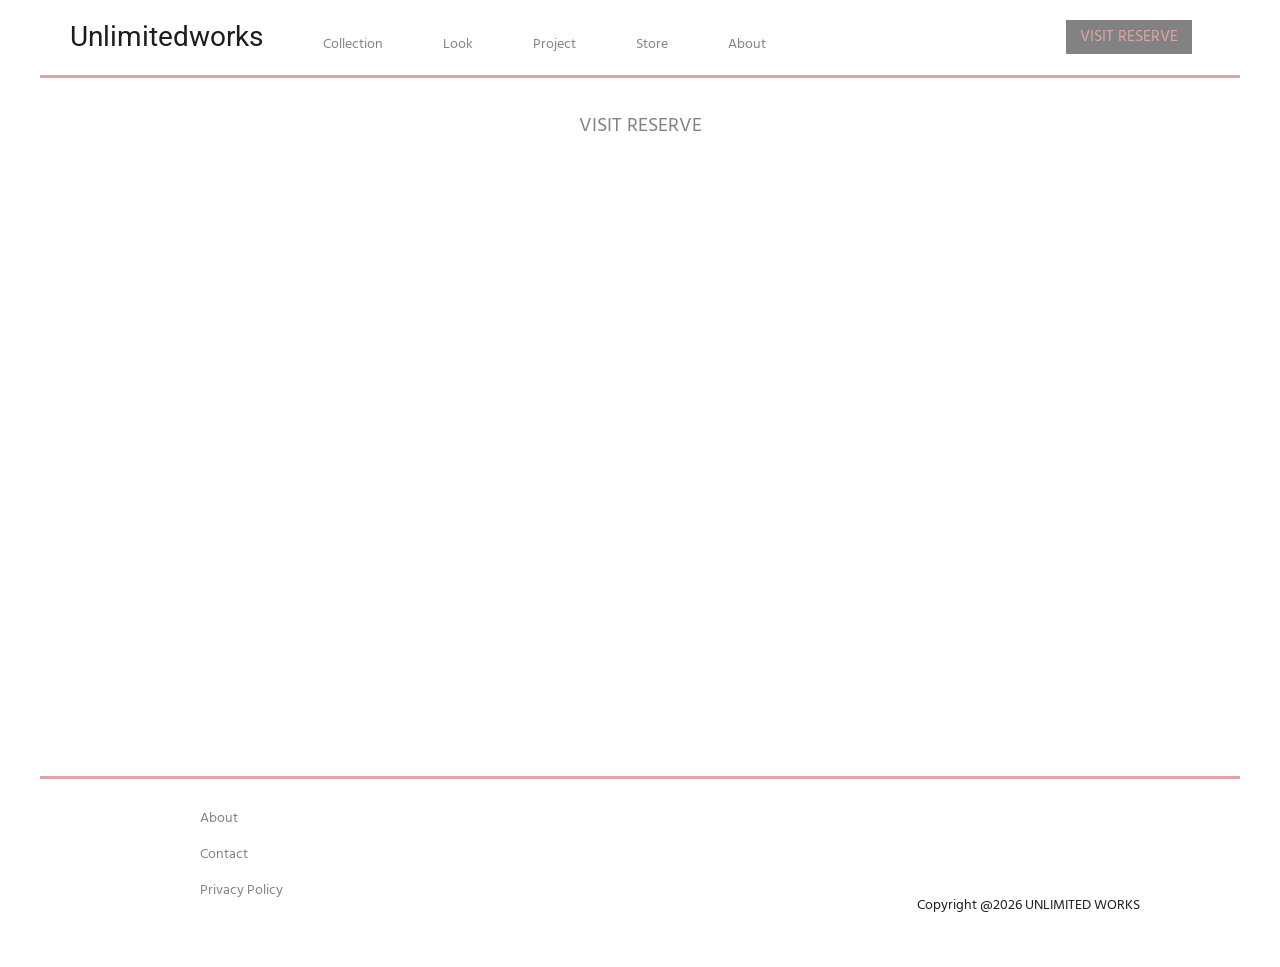
<file: pages/visit_reserve/index.html>
<!DOCTYPE HTML>
<html lang="ja">
<head>
<meta charset="utf-8">
<title>タイトル</title>
<link href="../../css/reset.css" rel="stylesheet">
<link href="../../css/style.css" rel="stylesheet">

<link rel="preconnect" href="https://fonts.googleapis.com">
<link rel="preconnect" href="https://fonts.gstatic.com" crossorigin>
<link href="https://fonts.googleapis.com/css2?family=Hind:wght@300;400;500;600;700&family=Roboto:ital,wght@0,100..900;1,100..900&display=swap" rel="stylesheet">

</head>

<body>
    <div class="base">
        <!--ヘッダー-->
        <header class="header">
            <!--NW-->
            <div class="nav">
                <ui class="nav_list">
                    <li><a class="logo_btn" href="/index.html"><h1 class="logo">Unlimitedworks</h1></a></li>
                    <li><a class="nav_btn" href="/pages/collection/index.html"><p class="nav_text">Collection</p></a></li>
                    <li><a class="nav_btn" href="/pages/look/index.html"><p class="nav_text">Look</p></a></li>
                    <li><a class="nav_btn" href="/pages/project/index.html"><p class="nav_text">Project</p></a></li>
                    <li><a class="nav_btn" href="/pages/store/index.html"><p class="nav_text">Store</p></a></li>
                    <li><a class="nav_btn" href="/pages/about/index.html"><p class="nav_text">About</p></a></li>
                    <li> 
                        <div class="cta_border">
                            <a class="cta_btn" href="/pages/visit_reserve/index.html"><p class="visit_reserve">VISIT RESERVE</p></a>
                        </div>
                    </li>
                </ui>
            </div>

            <hr class="line">
        </header>


        <!--Visit Reserve-->
        <main class="main">
            <h2 class="underpage_header">VISIT RESERVE</h2>


            <!--来店予約-->
            <!-- Google Calendar Appointment Scheduling begin -->
            <iframe src="https://calendar.google.com/calendar/appointments/schedules/AcZssZ34iSMp9lqXNd2SwjaXUmB7RD5BLnEz6XXBYcRIthfenyZNPLdHy-b4byBFdae6YcvsRo18j-ig?gv=true" style="border: 0" width="100%" height="600" frameborder="0"></iframe>
            <!-- end Google Calendar Appointment Scheduling -->
        </main>


        <!--フッター-->
        <footer>
            <hr class="line">
            <div class="footer_div">
                <div class="footer_left">
                    <ui class="footer_list">
                        <li><a class="nav_btn" href="/pages/about/index.html"><p class="footer_text">About</p></a></li>
                        <li><a class="nav_btn" href="/pages/contact/index.html"><p class="footer_text">Contact</p></a></li>
                        <li><a class="nav_btn" href="/pages/privacy_policy/index.html"><p class="footer_text">Privacy Policy</p></a></li>
                    </ui>
                </div>

                <div class="footer_right">
                    <p class="copyright">Copyright @2026 UNLIMITED WORKS</p>
                </div>
            </div>
        </footer>

    </div>

</body>
</html>
</file>
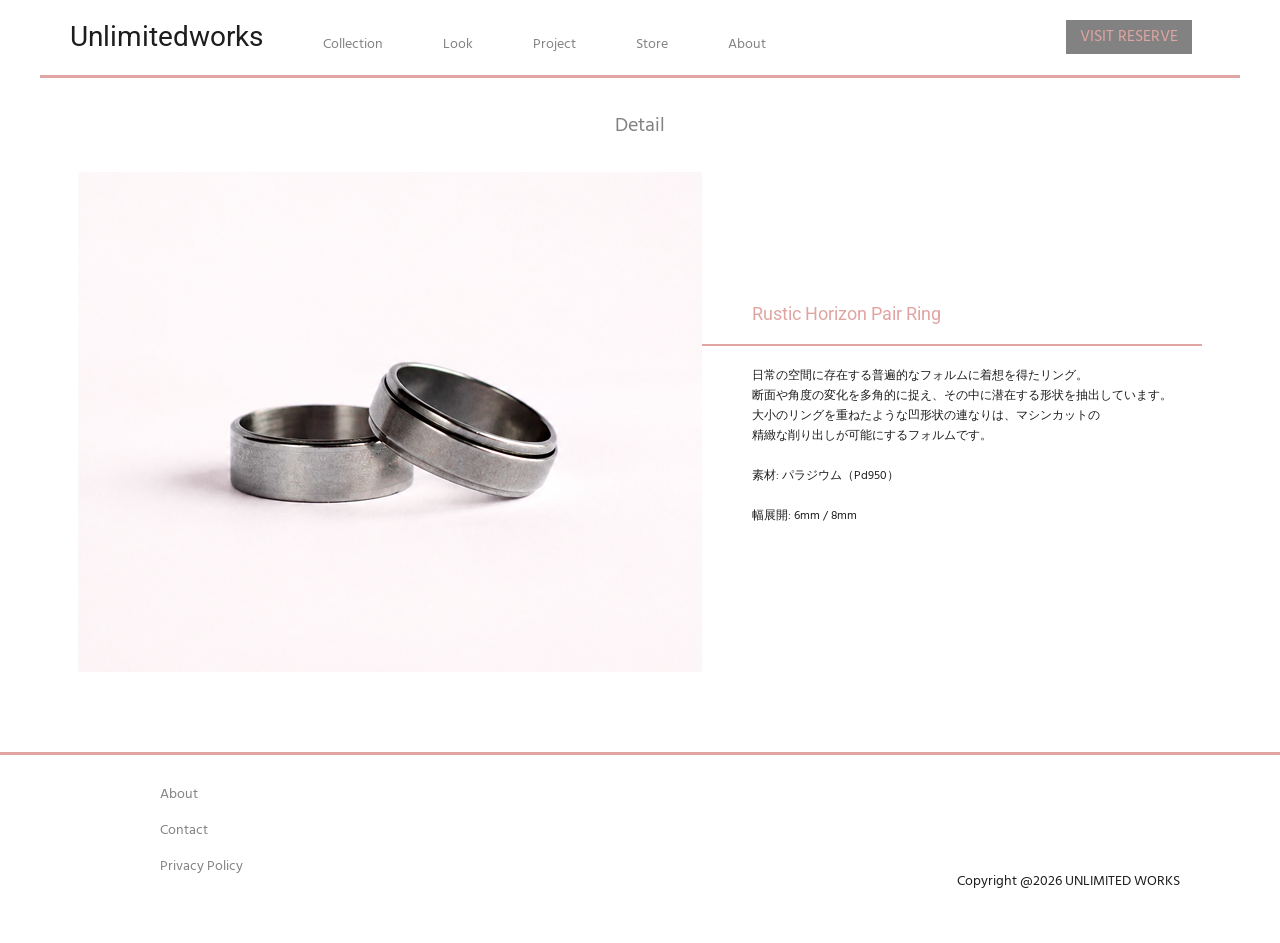
<file: pages/detail/1/index.html>
<!DOCTYPE HTML>
<html lang="ja">
<head>
<meta charset="utf-8">
<title>タイトル</title>
<link href="../../../css/reset.css" rel="stylesheet">
<link href="../../../css/style.css" rel="stylesheet">

<link rel="preconnect" href="https://fonts.googleapis.com">
<link rel="preconnect" href="https://fonts.gstatic.com" crossorigin>
<link href="https://fonts.googleapis.com/css2?family=Crimson+Text:ital,wght@0,400;0,600;0,700;1,400;1,600;1,700&family=Hind&family=Roboto:ital,wght@0,100..900;1,100..900&display=swap" rel="stylesheet">

</head>

<body>
    <div class="base">
        <!--ヘッダー-->
        <header class="header">
            <!--NW-->
            <div class="nav">
                <ui class="nav_list">
                    <li><a class="logo_btn" href="/index.html"><h1 class="logo">Unlimitedworks</h1></a></li>
                    <li><a class="nav_btn" href="/pages/collection/index.html"><p class="nav_text">Collection</p></a></li>
                    <li><a class="nav_btn" href="/pages/look/index.html"><p class="nav_text">Look</p></a></li>
                    <li><a class="nav_btn" href="/pages/project/index.html"><p class="nav_text">Project</p></a></li>
                    <li><a class="nav_btn" href="/pages/store/index.html"><p class="nav_text">Store</p></a></li>
                    <li><a class="nav_btn" href="/pages/about/index.html"><p class="nav_text">About</p></a></li>
                    <li> 
                        <div class="cta_border">
                            <a class="cta_btn" href="/pages/visit_reserve/index.html"><p class="visit_reserve">VISIT RESERVE</p></a>
                        </div>
                    </li>
                </ui>
            </div>

            <hr class="line">
        </header>


        <!--Detail-->
        <main class="main">

                <h2 class="underpage_header">Detail</h2>

                <!--商品詳細-->
                <div class="product_detail">
                    <div class="palladium_left">
                        <img src="../../../img/detail_img1.png" alt="アンティーク調の質感が特徴的な太幅のシルバーペアリング" width="624" height="500">
                    </div>
                    <div class="palladium_right">
                        <h4 class="detail_title">Rustic Horizon Pair Ring</h4>
                        <hr class="detail_line">
                        <ul class="detail_sentence">
                            <li><p class="detail_text">日常の空間に存在する普遍的なフォルムに着想を得たリング。<br>断面や角度の変化を多角的に捉え、その中に潜在する形状を抽出しています。<br>大小のリングを重ねたような凹形状の連なりは、マシンカットの<br>精緻な削り出しが可能にするフォルムです。</p></li>
                            <li><p class="detail_text">素材: パラジウム（Pd950）</p></li>
                            <li><p class="detail_text">幅展開: 6mm / 8mm</p></li>
                        </ul>
                    </div>
                </div>

            </div>
        </main>


        <!--フッター-->
        <footer>
            <hr class="line">
            <div class="footer_div">
                <div class="footer_left">
                    <ui class="footer_list">
                        <li><a class="nav_btn" href="/pages/about/index.html"><p class="footer_text">About</p></a></li>
                        <li><a class="nav_btn" href="/pages/contact/index.html"><p class="footer_text">Contact</p></a></li>
                        <li><a class="nav_btn" href="/pages/privacy_policy/index.html"><p class="footer_text">Privacy Policy</p></a></li>
                    </ui>
                </div>

                <div class="footer_right">
                    <p class="copyright">Copyright @2026 UNLIMITED WORKS</p>
                </div>
            </div>
        </footer>

    </div>

</body>
</html>
</file>
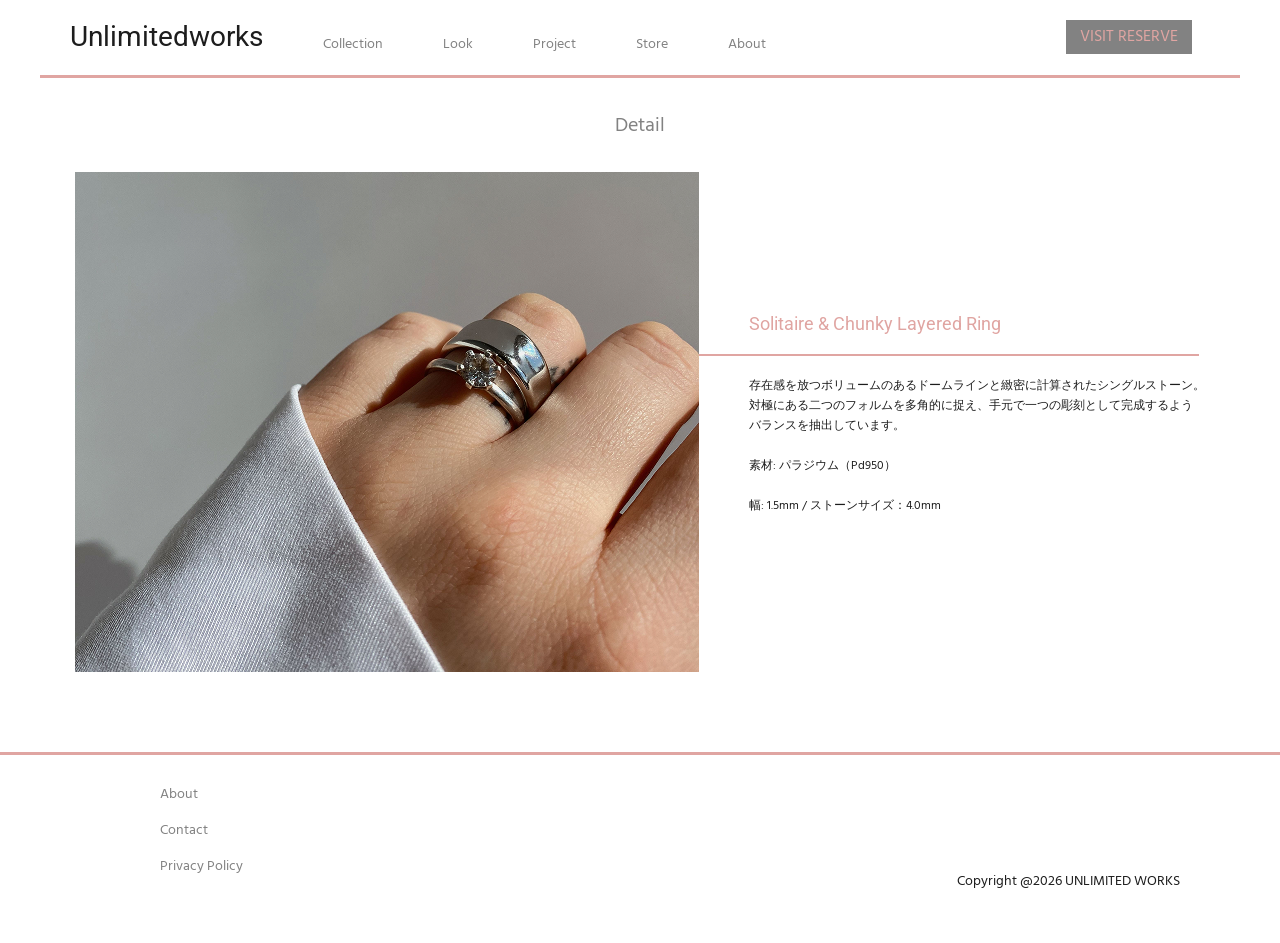
<file: pages/detail/2/index.html>
<!DOCTYPE HTML>
<html lang="ja">
<head>
<meta charset="utf-8">
<title>タイトル</title>
<link href="../../../css/reset.css" rel="stylesheet">
<link href="../../../css/style.css" rel="stylesheet">

<link rel="preconnect" href="https://fonts.googleapis.com">
<link rel="preconnect" href="https://fonts.gstatic.com" crossorigin>
<link href="https://fonts.googleapis.com/css2?family=Crimson+Text:ital,wght@0,400;0,600;0,700;1,400;1,600;1,700&family=Hind&family=Roboto:ital,wght@0,100..900;1,100..900&display=swap" rel="stylesheet">

</head>

<body>
    <div class="base">
        <!--ヘッダー-->
        <header class="header">
            <!--NW-->
            <div class="nav">
                <ui class="nav_list">
                    <li><a class="logo_btn" href="/index.html"><h1 class="logo">Unlimitedworks</h1></a></li>
                    <li><a class="nav_btn" href="/pages/collection/index.html"><p class="nav_text">Collection</p></a></li>
                    <li><a class="nav_btn" href="/pages/look/index.html"><p class="nav_text">Look</p></a></li>
                    <li><a class="nav_btn" href="/pages/project/index.html"><p class="nav_text">Project</p></a></li>
                    <li><a class="nav_btn" href="/pages/store/index.html"><p class="nav_text">Store</p></a></li>
                    <li><a class="nav_btn" href="/pages/about/index.html"><p class="nav_text">About</p></a></li>
                    <li> 
                        <div class="cta_border">
                            <a class="cta_btn" href="/pages/visit_reserve/index.html"><p class="visit_reserve">VISIT RESERVE</p></a>
                        </div>
                    </li>
                </ui>
            </div>

            <hr class="line">
        </header>


        <!--Detail-->
        <main class="main">

                <h2 class="underpage_header">Detail</h2>

                <!--商品詳細-->
                <div class="product_detail">
                    <div class="palladium_left">
                        <img src="../../../img/detail_img2.png" alt="一粒ダイヤモンドリングと太めシルバーリングの重ね付け着用イメージ" width="624" height="500">
                    </div>
                    <div class="palladium_right">
                        <h4 class="detail_title">Solitaire & Chunky Layered Ring</h4>
                        <hr class="detail_line">
                        <ul class="detail_sentence">
                            <li><p class="detail_text">存在感を放つボリュームのあるドームラインと緻密に計算されたシングルストーン。<br>対極にある二つのフォルムを多角的に捉え、手元で一つの彫刻として完成するよう<br>バランスを抽出しています。</p></li>
                            <li><p class="detail_text">素材: パラジウム（Pd950）</p></li>
                            <li><p class="detail_text">幅: 1.5mm / ストーンサイズ：4.0mm</p></li>
                        </ul>
                    </div>
                </div>

            </div>
        </main>


        <!--フッター-->
        <footer>
            <hr class="line">
            <div class="footer_div">
                <div class="footer_left">
                    <ui class="footer_list">
                        <li><a class="nav_btn" href="/pages/about/index.html"><p class="footer_text">About</p></a></li>
                        <li><a class="nav_btn" href="/pages/contact/index.html"><p class="footer_text">Contact</p></a></li>
                        <li><a class="nav_btn" href="/pages/privacy_policy/index.html"><p class="footer_text">Privacy Policy</p></a></li>
                    </ui>
                </div>

                <div class="footer_right">
                    <p class="copyright">Copyright @2026 UNLIMITED WORKS</p>
                </div>
            </div>
        </footer>

    </div>

</body>
</html>
</file>
<file: css/style.css>
@charset "utf-8";
/* CSS Document */


/*------------------------------- 
            共通 
----------------------------------*/

.base{
    width: 1200px;
    margin: 0 auto;
}

.explore{
    font-family: "Hind", sans-serif;
    font-weight: 400;
    font-style: normal;
    font-size: 16px;
}

.explore_btn{
    display: block;
    width: fit-content;
    margin: 0 auto; 
}

.explore_btn:link{
    text-decoration: underline;
    color: #E0A5A2;
}
.explore_btn:visited{
    text-decoration: underline;
    color: #E0A5A2;
}
.explore_btn:hover{
    text-decoration: underline;
    color: #7b7979;
}
.explore_btn:active {
    text-decoration: underline;
    color: #7b7979;
}


/*------------------------------- 
            Header
----------------------------------*/
.header{
    position: fixed;
    background-color: #ffffff;
    width: 1200px;
}

/*------------------------------- 
             nav 
----------------------------------*/
.nav{
    height: 75px;
    padding: 20px 30px;
}

.nav_list{
    display: flex;
    list-style: none;
}

.logo{
    font-family: "Roboto", sans-serif;
    font-size: 28px;
    font-optical-sizing: auto;
    font-weight: 400;
    font-style: normal;
    font-variation-settings:"wdth" 100;
}


.logo_btn:link{
    text-decoration: none;
    color: #1d1d1d;
}
.logo_btn:visited{
    text-decoration: none;
    color: #1d1d1d;
}
.logo_btn:hover{
    text-decoration: none;
    color: #1d1d1d;
}
.logo_btn:active {
    text-decoration: none;
    color: #1d1d1d;
}


.nav_btn{
    display: block;
    width: fit-content; 
    margin: 0 auto;
    margin: 13px 0 0 60px;
}

.nav_text{
    font-family: "Hind", sans-serif;
    font-weight: 400;
    font-style: normal;
    font-size: 14px;
}

.nav_btn:link{
    text-decoration: none;
    color: #828282;
}
.nav_btn:visited{
    text-decoration: none;
    color: #828282;
}
.nav_btn:hover{
    text-decoration: none;
    color: #1d1d1d;
}
.nav_btn:active {
    text-decoration: none;
    color: #1d1d1d;
}


.cta_border{
    margin-left: 300px;
}

.cta_btn{
    text-decoration: none;
    text-align: center;
}

.visit_reserve{
    font-family: "Hind", sans-serif;
    font-weight: 400;
    font-style: normal;
    font-size: 16px;
    padding: 4px 14px;
    color: #E0A5A2;
    background-color: #828282;
}

.visit_reserve:hover{
    text-decoration: none;
    background-color: #ffffff;
    border: 1px solid #828282;
}

.visit_reserve:active {
    text-decoration: none;
    background-color: #ffffff;
    border: 1px solid #828282;
}





.line{
    border: none;
    background-color: #E0A5A2;
    height: 2.5px;
    margin-bottom: 0px;
}







/*------------------------------- 
            main
----------------------------------*/
.main{
    padding-top: 110px;
}

/*------------------------------- 
            mv 
----------------------------------*/
.mv{
    margin-bottom: 120px;
}


/*------------------------------- 
        section1_Collection 
----------------------------------*/
.collection{
    display: flex;
    margin-bottom: 200px;
}

.collection_ex1{
    margin-bottom: 50px;
    margin-left: 80px;
}

.collection_header{
    color: #828282;
    font-family: "Hind", sans-serif;
    font-weight: 400;
    font-style: normal;
    font-size: 20px;
    text-align: right;
    margin-top: 75px;
    margin-bottom: 30px;
    margin-right: 50px;
}

.section1_line{
    width: 470px;
    border: none;
    background-color: #E0A5A2;
    height: 2px;
    margin-bottom: 40px;
}

.collection_ex2{
    margin-left: 80px;
}





/*------------------------------- 
        section2_Look 
----------------------------------*/
.look{
    margin-bottom: 100px;
}


.look_header{
    color: #828282;
    font-family: "Hind", sans-serif;
    font-weight: 400;
    font-style: normal;
    font-size: 20px;
    text-align: left;
    margin-top: 75px;
    margin-bottom: 10px;
    margin-left: 60px;
}


.section2_line{
    width: 600px;
    border: none;
    background-color: #E0A5A2;
    height: 2px;
    margin-bottom: 20px;
}


.look_image{
    display: flex;
    gap: 15px;
    margin-bottom: 50px;
}




/*------------------------------- 
        section3_Project 
----------------------------------*/
.project{
    display: flex;
    padding: 15px;
    margin-bottom: 80px;
}

.project_header{
    color: #828282;
    font-family: "Hind", sans-serif;
    font-weight: 400;
    font-style: normal;
    font-size: 20px;
    text-align: center;
    margin-top: 50px;
    margin-bottom: 30px;
}


.section3_line{
    width: 550px;
    border: none;
    background-color: #E0A5A2;
    height: 2px;
    margin-bottom: 30px;
}

.project_text{
    color: #828282;
    text-align: center;
    font-family: "Roboto", sans-serif;
    font-weight: 400;
    font-style: normal;
    font-size: 13px;
    margin-bottom: 50px;
}







/*------------------------------- 
            section4_Store
----------------------------------*/
.store{
    display: flex;
    padding: 15px;
    margin-bottom: 80px;
}

.store_header{
    color: #828282;
    font-family: "Hind", sans-serif;
    font-weight: 400;
    font-style: normal;
    font-size: 20px;
    text-align: center;
    margin-top: 50px;
    margin-bottom: 30px;
}


.section4_line{
    width: 550px;
    border: none;
    background-color: #E0A5A2;
    height: 2px;
    margin-bottom: 30px;
}

.store_text{
    color: #828282;
    text-align: center;
    font-family: "Roboto", sans-serif;
    font-weight: 400;
    font-style: normal;
    font-size: 13px;
    margin-bottom: 50px;
}






/*------------------------------- 
            Footer
----------------------------------*/
.footer_div{
    display: flex;
    margin-top: 15px;
}

.footer_left{
    width: 600px;
    margin-left: 100px;
    margin-bottom: 50px;
}

.footer_list{
    list-style: none;
}

.footer_text{
    font-family: "Hind", sans-serif;
    font-weight: 400;
    font-style: normal;
    font-size: 14px;
    margin-bottom: 10px;
}

.footer_right{
    width: 600px;
    margin-bottom: 50px;
}

.copyright{
    font-family: "Hind", sans-serif;
    font-weight: 400;
    font-style: normal;
    font-size: 14px;
    color: #1d1d1d;
    text-align: right;
    margin-top: 100px;
    margin-right: 100px;
}



/*------------------------------- 
        下層ページ共通
----------------------------------*/
.underpage_header{
    color: #828282;
    font-family: "Hind", sans-serif;
    font-weight: 400;
    font-style: normal;
    font-size: 20px;
    width: fit-content;
    margin: 0 auto;
    margin-bottom: 30px;
}


.imgname{
    font-family: "Hind", sans-serif;
    font-weight: 400;
    font-style: normal;
    font-size: 14px;
    color: #1d1d1d;
    text-align: center;
    margin-top: 8px;
}



/*------------------------------- 
            Collection
----------------------------------*/
.collection_img{
    display: flex;
    justify-content: center;
    align-items: center;
    gap: 36px;
    margin-bottom: 50px;
}


.img_hover{
    display:block;
}

.img_hover img{
    transition:0.3s;
    display:block;
    width:100%;
}

.img_hover:hover img{
    opacity:0.5;
}



/*------------------------------- 
            Detail
----------------------------------*/
.product_detail{
    display: flex;
    justify-content: center;
    align-items: center;
    margin-bottom: 80px;
}


.detail_title{
    color: #E0A5A2;
    font-family: "Roboto", sans-serif;
    font-size: 18px;
    font-optical-sizing: auto;
    font-weight: 400;
    font-style: normal;
    font-variation-settings:"wdth" 100;
    margin-left: 50px;
    margin-bottom: 20px;
}

.detail_line{
    border: none;
    background-color: #E0A5A2;
    height: 2px;
    width: 500px;
}

.detail_sentence{
    list-style: none;
    margin-left: 50px;
}

.detail_text{
    font-family: "Hind", sans-serif;
    font-weight: 400;
    font-style: normal;
    font-size: 12px;
    color: #1d1d1d;
    margin-top: 20px;
    margin-bottom: 15px;
}




/*------------------------------- 
            Lookbook
----------------------------------*/
.model_img{
    display: flex;
    justify-content: center;
    align-items: center;
    gap: 36px;
    margin-bottom: 50px;
}




/*------------------------------- 
            Project
----------------------------------*/
.project_section{
    display: flex;
    justify-content: center;
    align-items: center;
    margin-bottom: 100px;
}

.project_section1_title{
    color: #E0A5A2;
    font-family: "Roboto", sans-serif;
    font-size: 20px;
    font-optical-sizing: auto;
    font-weight: 700;
    font-style: normal;
    font-variation-settings:"wdth" 100;
    text-align: right;
    margin: 0 20px 20px 0;
}

.project_line1{
    border: none;
    background-color: #E0A5A2;
    height: 2px;
    width: 300px;
}

.project_section1_sentence{
    color: #828282;
    font-family: "Crimson Text", serif;
    font-size: 16px;
    font-weight: 400;
    font-style: normal;
    text-align: right;
    margin: 20px 20px 0 0;
}




.project_section2_title{
    color: #E0A5A2;
    font-family: "Roboto", sans-serif;
    font-size: 20px;
    font-optical-sizing: auto;
    font-weight: 700;
    font-style: normal;
    font-variation-settings:"wdth" 100;
    text-align: left;
    margin: 0 0 20px 20px;
}

.project_line2{
    border: none;
    background-color: #E0A5A2;
    height: 2px;
    width: 550px;
}

.project_section2_sentence{
    color: #828282;
    font-family: "Roboto", sans-serif;
    font-size: 13px;
    font-optical-sizing: auto;
    font-weight: 400;
    font-style: normal;
    font-variation-settings:"wdth" 100;
    text-align: left;
    margin: 20px 0 0 20px;
}





.project_line3{
    border: none;
    background-color: #E0A5A2;
    height: 2px;
    width: 500px;
}


.project_section3_sentence{
    color: #828282;
    font-family: "Roboto", sans-serif;
    font-size: 13px;
    font-optical-sizing: auto;
    font-weight: 400;
    font-style: normal;
    font-variation-settings:"wdth" 100;
    text-align: right;
    margin: 20px 10px 0 0;
}





/*------------------------------- 
            Store
----------------------------------*/
.store_section{
    display: flex;
    justify-content: center;
    margin-top: 50px;
    margin-bottom: 80px;
}

.store_name{
    color: #828282;
    font-family: "Roboto", sans-serif;
    font-size: 16px;
    font-optical-sizing: auto;
    font-weight: 500;
    font-style: normal;
    font-variation-settings:"wdth" 100;
    text-align: left;
    margin-left: 150px;
    margin-bottom: 50px;
}

.store_detail{
    color: #828282;
    font-family: "Roboto", sans-serif;
    font-size: 14px;
    font-optical-sizing: auto;
    font-weight: 400;
    font-style: normal;
    font-variation-settings:"wdth" 100;
    text-align: left;
    margin-left: 150px;
    margin-bottom: 15px
}

.address{
    color: #E0A5A2;
    font-family: "Roboto", sans-serif;
    font-size: 14px;
    font-optical-sizing: auto;
    font-weight: 400;
    font-style: normal;
    font-variation-settings:"wdth" 200;
    text-align: left;
    margin-left: 150px;
    margin-bottom: 15px;
}


.tel{
    text-decoration: underline;
}

.storeimg{
    margin-left: 150px;
}





/*------------------------------- 
            About
----------------------------------*/
.about_text{
    color: #828282;
    font-family: "Roboto", sans-serif;
    font-size: 14px;
    font-optical-sizing: auto;
    font-weight: 400;
    font-style: normal;
    font-variation-settings:"wdth" 100;
    text-align: center;
    margin-bottom: 50px;
}

.about_img{
    display: flex;
    justify-content: center;
    align-items: center;
    gap: 100px;
    margin-bottom: 30px;
}




.about_btn{
    display: block;
    width: fit-content;
    margin-left: 850px;
    margin-bottom: 100px;
}

.about_btn:link{
    text-decoration: underline;
    color: #E0A5A2;
}
.about_btn:visited{
    text-decoration: underline;
    color: #E0A5A2;
}
.about_btn:hover{
    text-decoration: underline;
    color: #7b7979;
}
.about_btn:active {
    text-decoration: underline;
    color: #7b7979;
}





/*------------------------------- 
            Contact
----------------------------------*/
.contact_img{
    margin: 20px 0 50px 150px;
}

.contact_btn{
    display: block;
    width: fit-content;
    margin-left: 500px;
}

.contact_btn:link{
    text-decoration: underline;
    color: #E0A5A2;
}
.contact_btn:visited{
    text-decoration: underline;
    color: #E0A5A2;
}
.contact_btn:hover{
    text-decoration: underline;
    color: #7b7979;
}
.contact_btn:active {
    text-decoration: underline;
    color: #7b7979;
}




/*------------------------------- 
            PrivacyPolicy
----------------------------------*/
.policy_div{
    width: fit-content;
    margin: 0 auto;
}

.privacy_policy_text{
    color: #828282;
    font-family: "Roboto", sans-serif;
    font-size: 13px;
    font-optical-sizing: auto;
    font-weight: 400;
    font-style: normal;
    font-variation-settings:"wdth" 100;
    text-align: left;
    margin: 0 auto;
}
</file>
